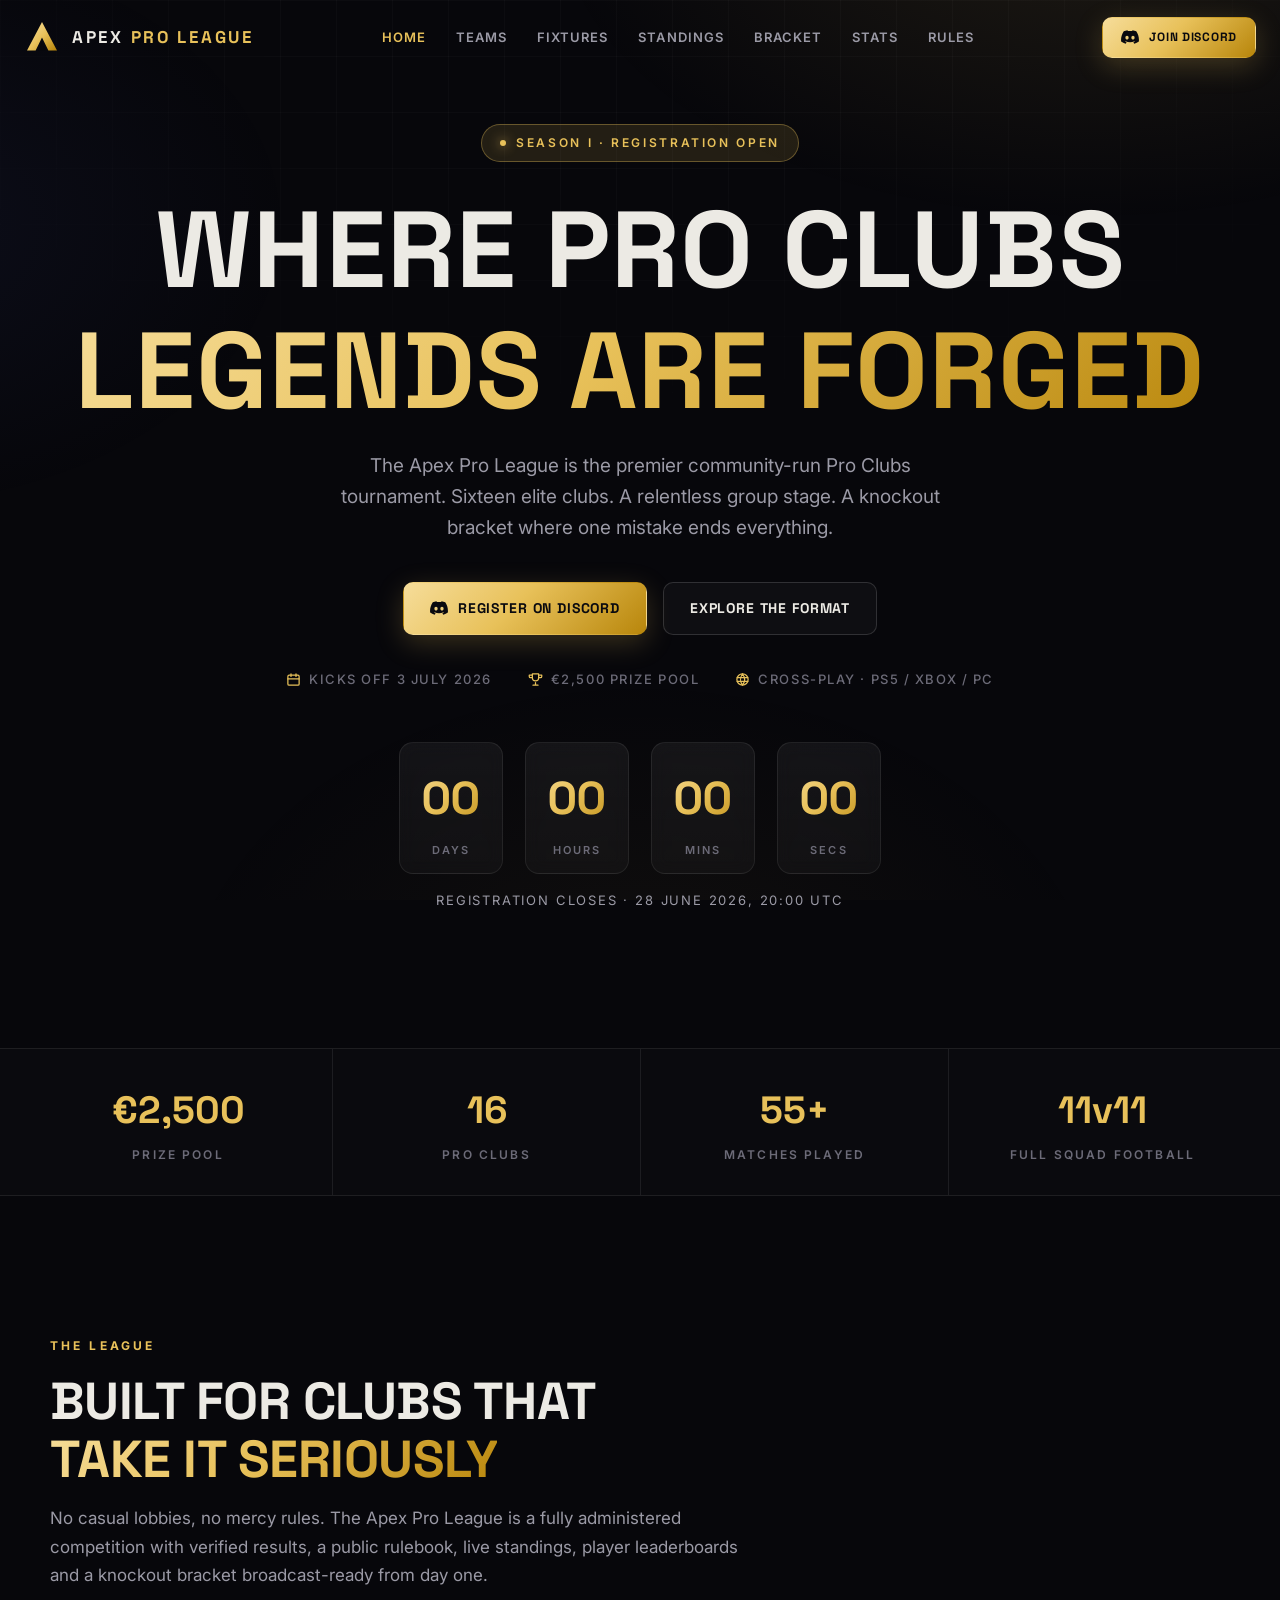
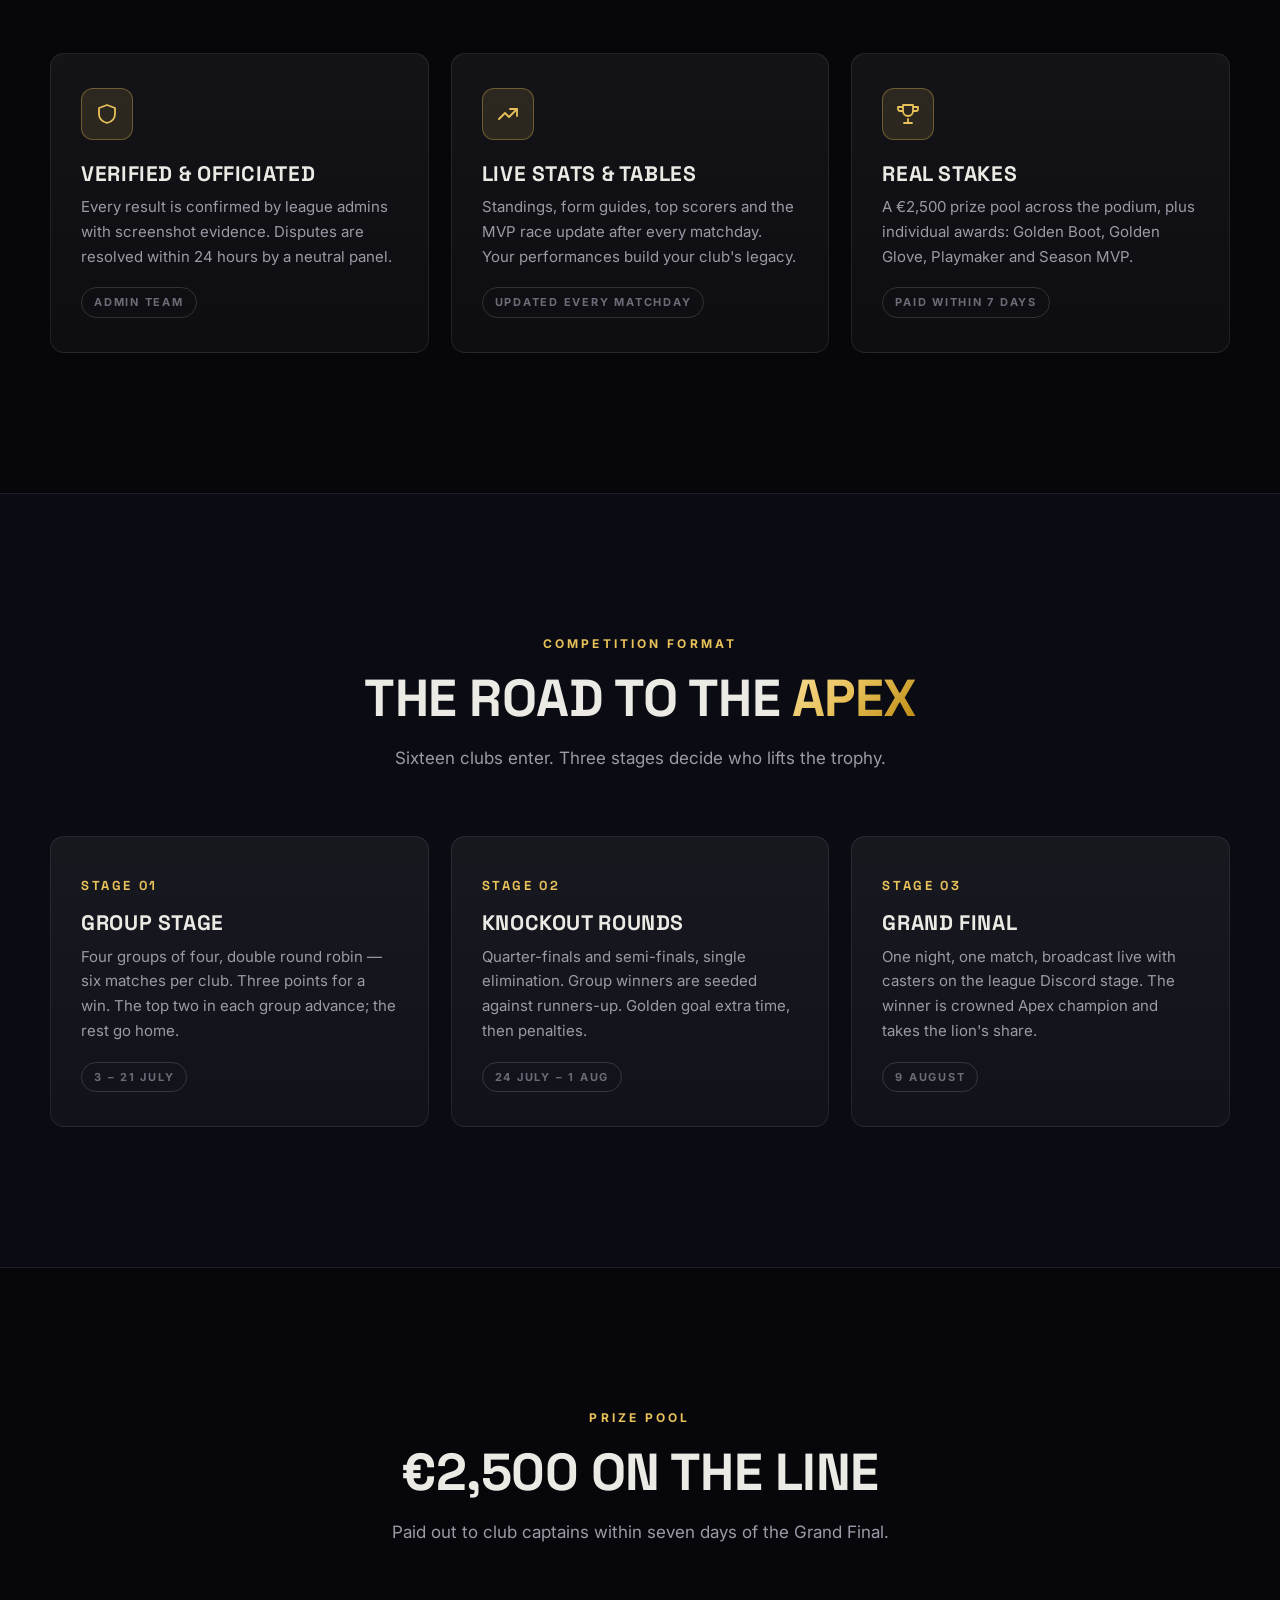
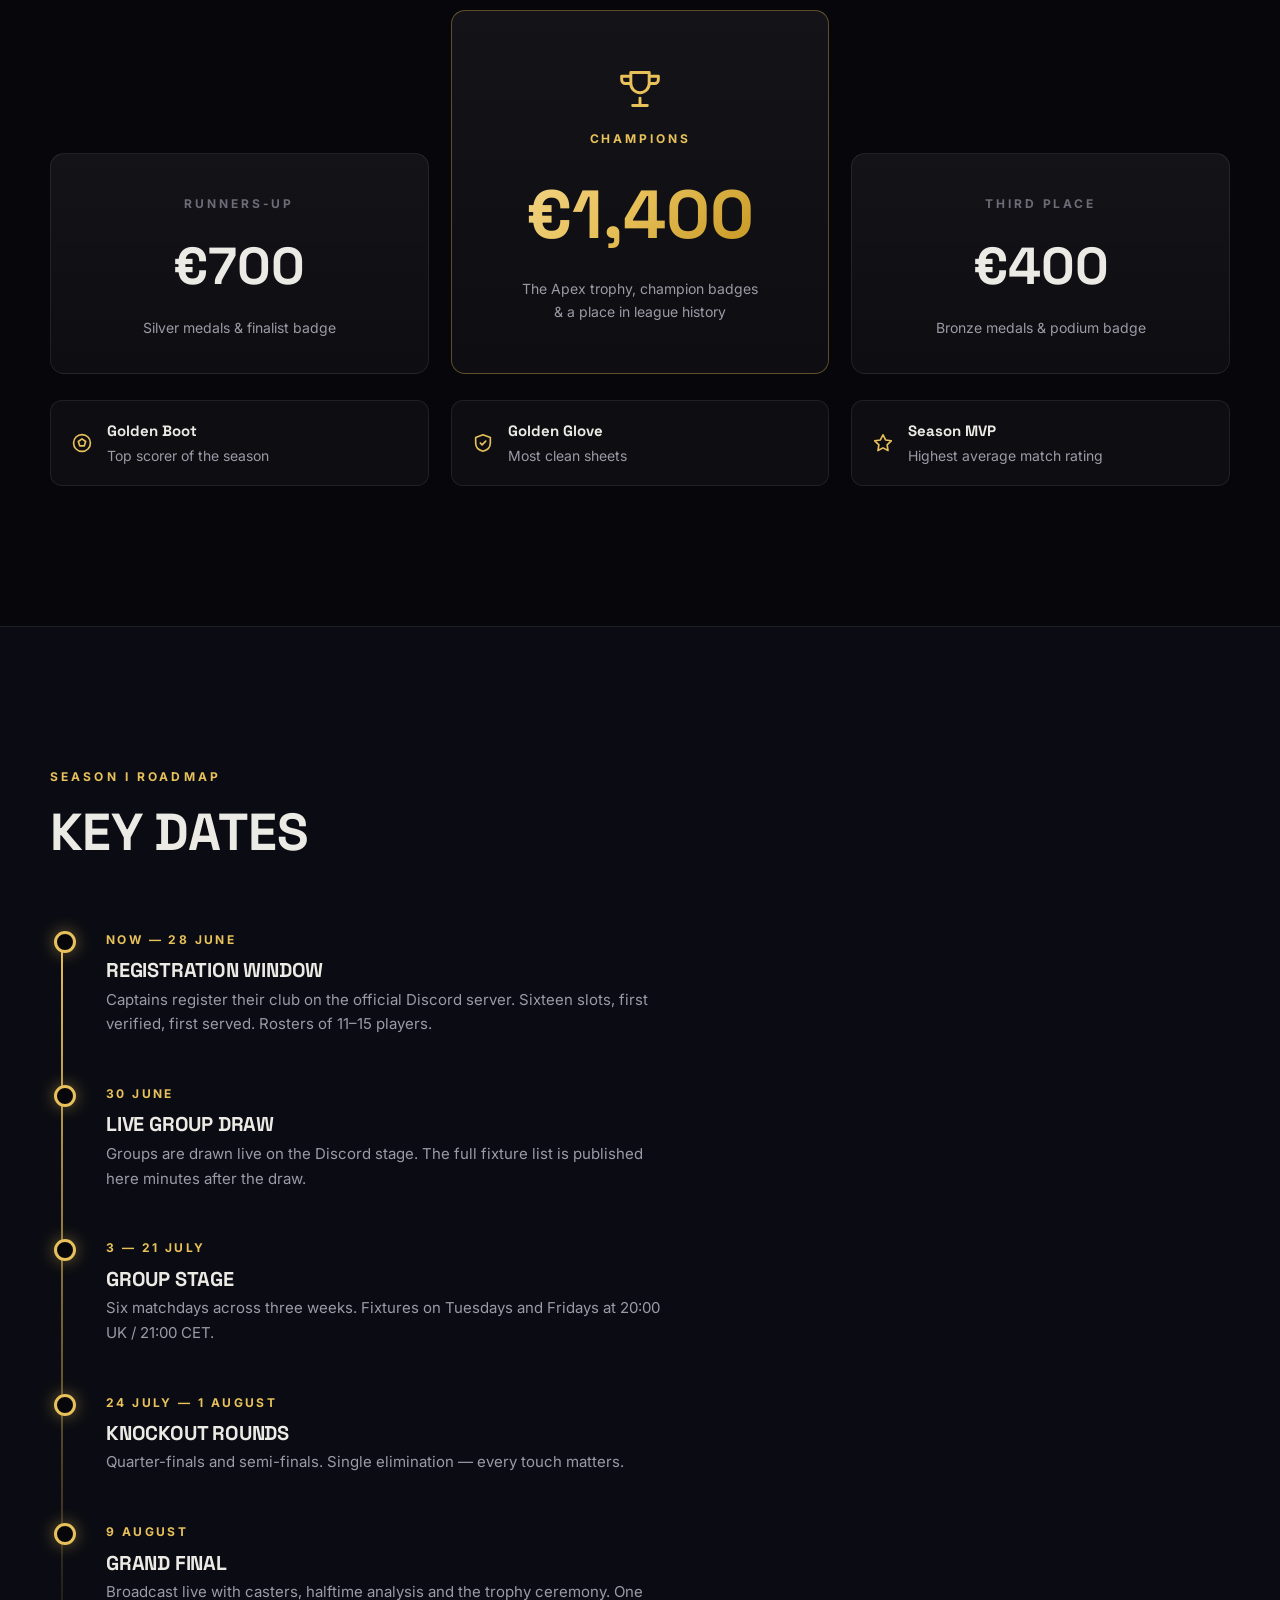
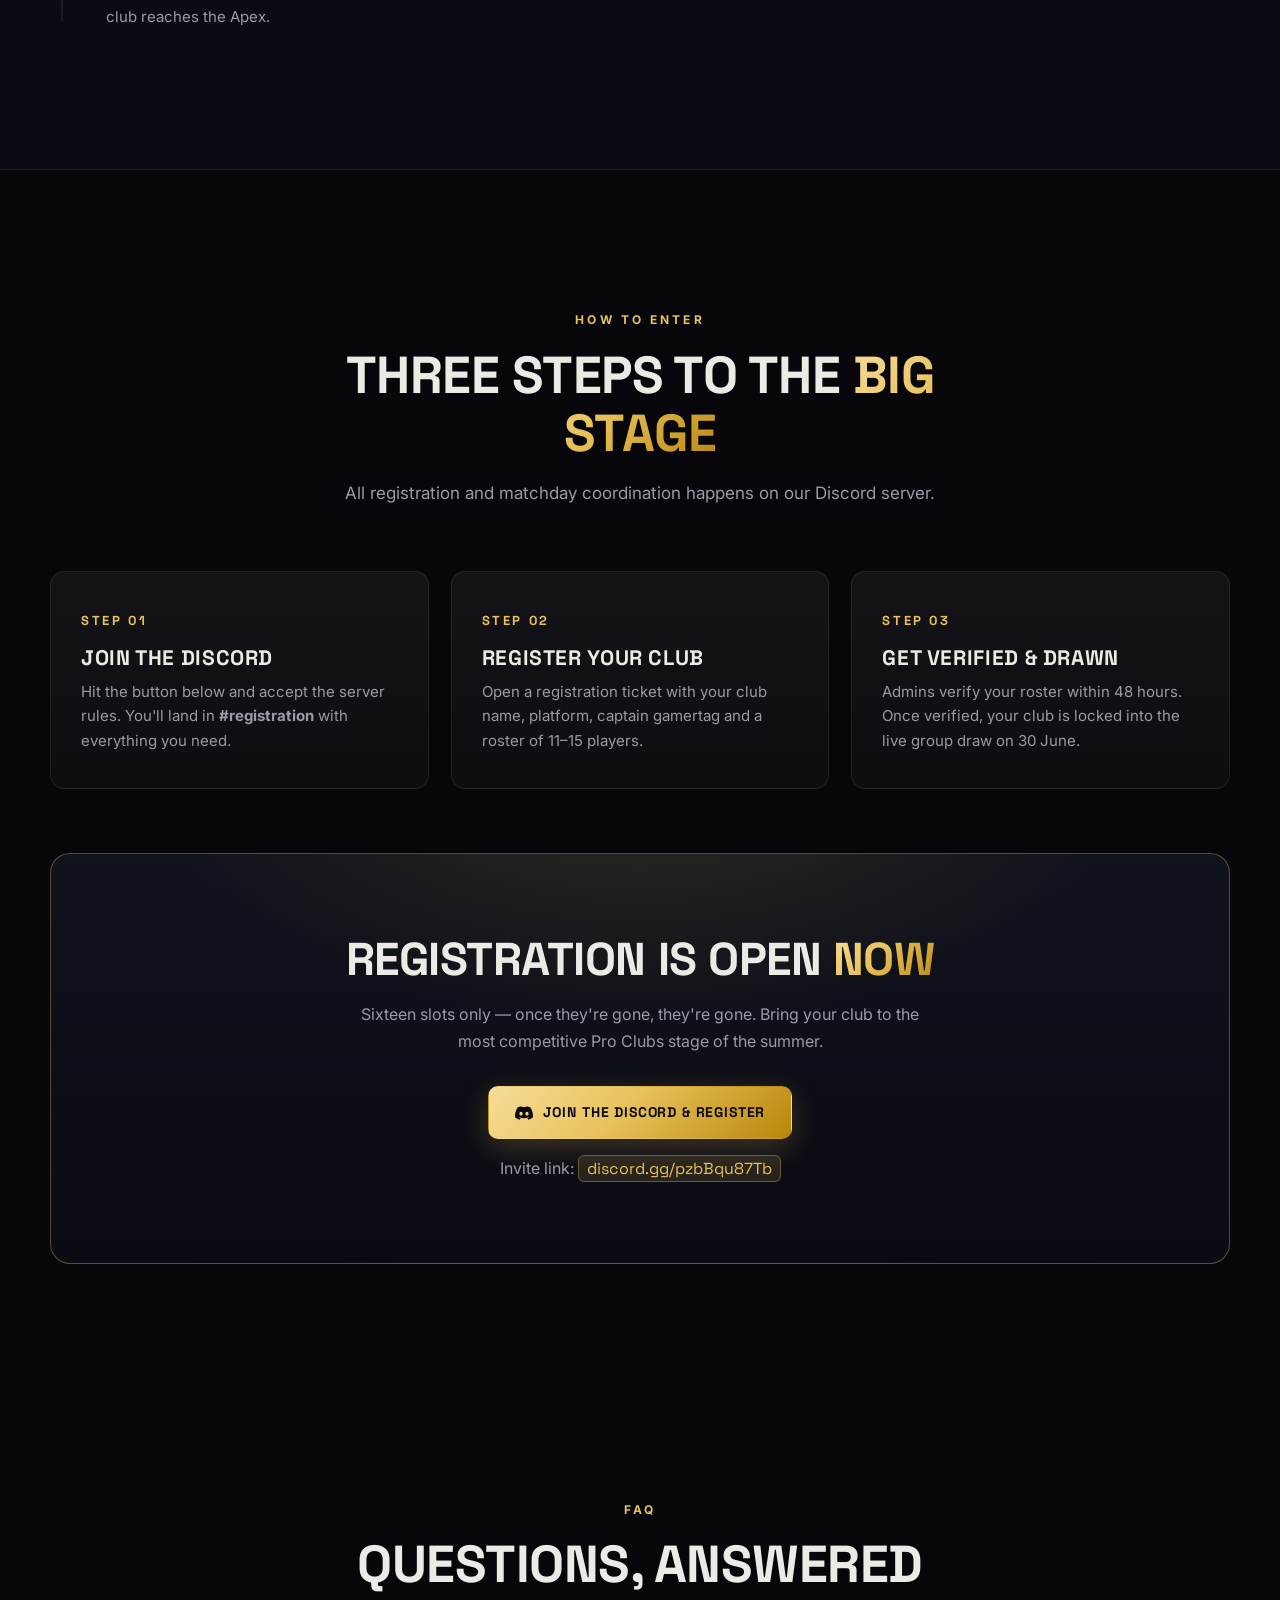
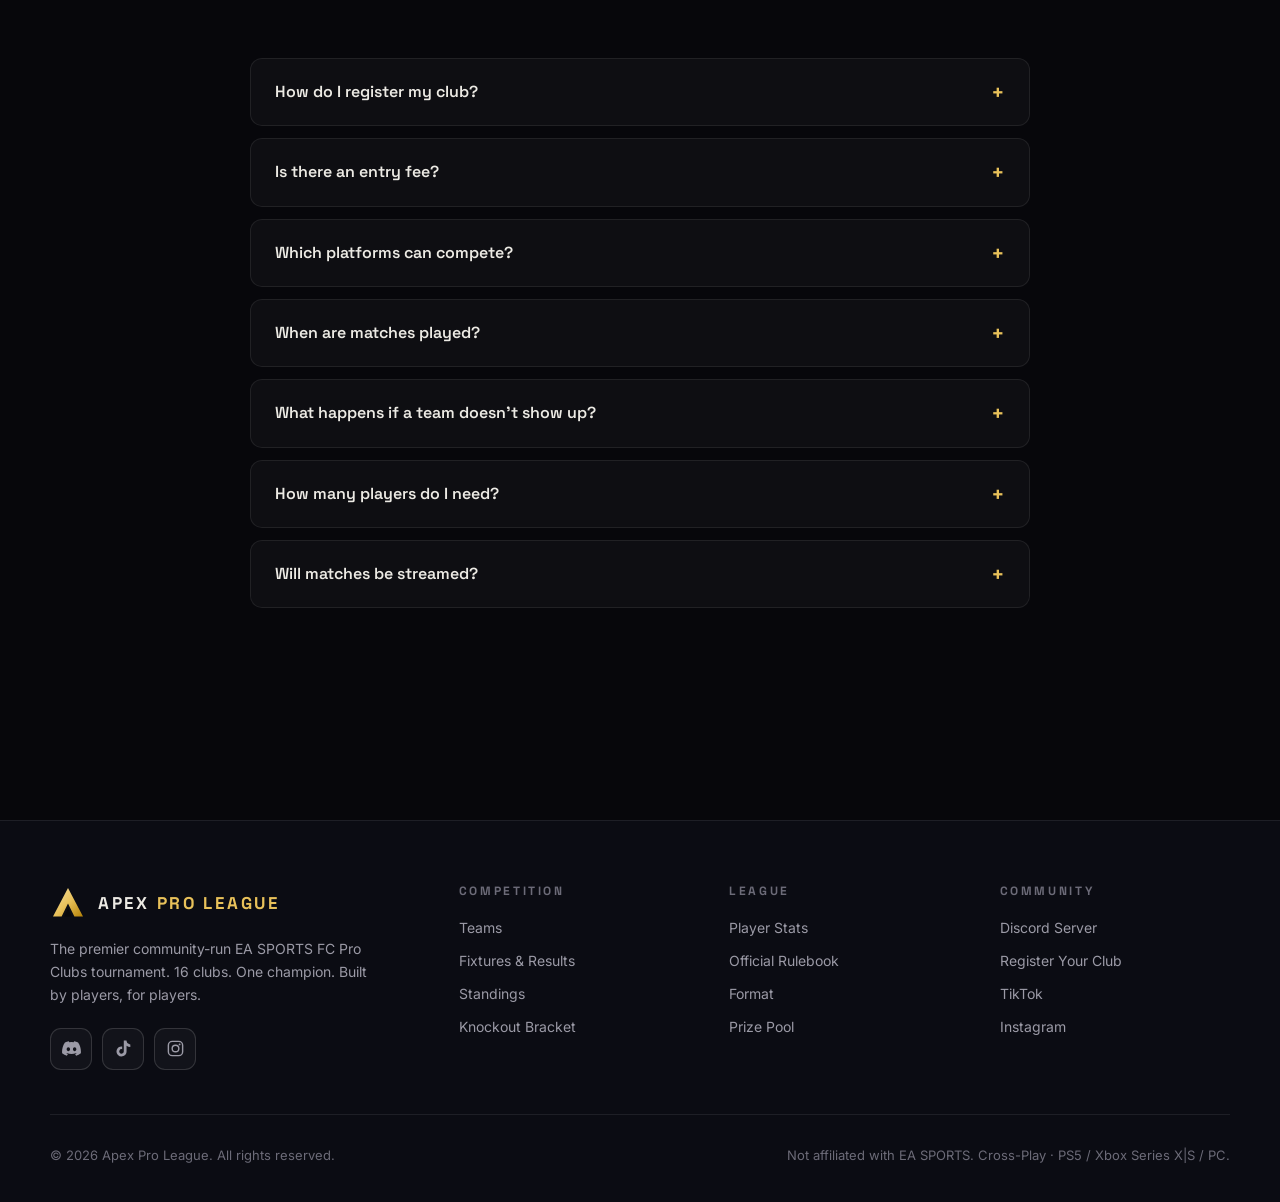
<file: index.html>
<!DOCTYPE html>
<html lang="en">
<head>
  <meta charset="UTF-8" />
  <meta name="viewport" content="width=device-width, initial-scale=1.0" />
  <title>Apex Pro League — The Premier Pro Clubs Tournament</title>
  <meta name="description" content="Apex Pro League: a premium 16-team EA SPORTS FC Pro Clubs tournament. €2,500 prize pool, group stage, knockout bracket and a Grand Final. Register on Discord." />
  <meta property="og:title" content="Apex Pro League — Where Pro Clubs Legends Are Forged" />
  <meta property="og:description" content="16 clubs. One champion. Register your club on Discord and compete for the €2,500 prize pool." />
  <meta property="og:type" content="website" />
  <link rel="icon" href="assets/favicon.svg" type="image/svg+xml" />
  <link rel="preconnect" href="https://fonts.googleapis.com" />
  <link rel="preconnect" href="https://fonts.gstatic.com" crossorigin />
  <link href="https://fonts.googleapis.com/css2?family=Inter:wght@400;500;600&family=Space+Grotesk:wght@500;600;700&display=swap" rel="stylesheet" />
  <link rel="stylesheet" href="css/styles.css" />
</head>
<body data-page="home">

  <main>
    <!-- ============================== HERO ============================== -->
    <section class="hero">
      <div class="container hero__inner">
        <span class="eyebrow">Season I · Registration Open</span>
        <h1 class="hero__title">
          <span class="line">Where Pro Clubs</span>
          <span class="line text-gold">Legends Are Forged</span>
        </h1>
        <p class="hero__sub">
          The Apex Pro League is the premier community-run Pro Clubs tournament.
          Sixteen elite clubs. A relentless group stage. A knockout bracket where
          one mistake ends everything.
        </p>
        <div class="hero__actions">
          <a class="btn btn--gold" href="#" data-discord>
            <svg viewBox="0 0 24 24" fill="currentColor" aria-hidden="true"><path d="M20.32 4.37a19.8 19.8 0 0 0-4.93-1.51 13.8 13.8 0 0 0-.64 1.28 18.3 18.3 0 0 0-5.5 0 13.8 13.8 0 0 0-.64-1.28c-1.71.29-3.37.8-4.93 1.51C.6 9.06-.25 13.62.17 18.11a19.9 19.9 0 0 0 6.04 3.03c.49-.66.92-1.37 1.29-2.1a12.9 12.9 0 0 1-2.03-.97c.17-.12.34-.25.5-.38a14.2 14.2 0 0 0 12.06 0c.16.13.33.26.5.38-.65.38-1.33.71-2.04.97.37.73.8 1.44 1.29 2.1a19.8 19.8 0 0 0 6.05-3.03c.5-5.2-.85-9.71-3.51-13.74ZM8.02 15.33c-1.18 0-2.15-1.08-2.15-2.42 0-1.33.95-2.42 2.15-2.42 1.21 0 2.18 1.1 2.16 2.42 0 1.34-.96 2.42-2.16 2.42Zm7.96 0c-1.18 0-2.15-1.08-2.15-2.42 0-1.33.95-2.42 2.15-2.42 1.21 0 2.17 1.1 2.15 2.42 0 1.34-.94 2.42-2.15 2.42Z"/></svg>
            Register on Discord
          </a>
          <a class="btn btn--ghost" href="#format">Explore the Format</a>
        </div>
        <div class="hero__meta">
          <span><svg viewBox="0 0 24 24" fill="none" stroke="currentColor" stroke-width="2" stroke-linecap="round"><rect x="3" y="5" width="18" height="16" rx="2"/><path d="M8 3v4M16 3v4M3 11h18"/></svg> Kicks off 3 July 2026</span>
          <span><svg viewBox="0 0 24 24" fill="none" stroke="currentColor" stroke-width="2" stroke-linecap="round" stroke-linejoin="round"><path d="M6 9H4a2 2 0 0 1-2-2V5h4M18 9h2a2 2 0 0 0 2-2V5h-4M8 21h8M12 17v4M7 3h10v6a5 5 0 0 1-10 0V3Z"/></svg> €2,500 Prize Pool</span>
          <span><svg viewBox="0 0 24 24" fill="none" stroke="currentColor" stroke-width="2" stroke-linecap="round"><circle cx="12" cy="12" r="9"/><path d="M3.5 9h17M3.5 15h17M12 3a15 15 0 0 1 0 18M12 3a15 15 0 0 0 0 18"/></svg> Cross-Play · PS5 / Xbox / PC</span>
        </div>
        <div class="countdown" id="countdown" aria-label="Countdown to registration deadline"></div>
        <p class="countdown__caption">Registration closes · 28 June 2026, 20:00 UTC</p>
      </div>
    </section>

    <!-- ============================ STAT STRIP =========================== -->
    <div class="stat-strip">
      <div class="container--wide stat-strip__inner">
        <div class="stat-strip__item">
          <div class="stat-strip__value">€2,500</div>
          <div class="stat-strip__label">Prize Pool</div>
        </div>
        <div class="stat-strip__item">
          <div class="stat-strip__value">16</div>
          <div class="stat-strip__label">Pro Clubs</div>
        </div>
        <div class="stat-strip__item">
          <div class="stat-strip__value">55+</div>
          <div class="stat-strip__label">Matches Played</div>
        </div>
        <div class="stat-strip__item">
          <div class="stat-strip__value">11v11</div>
          <div class="stat-strip__label">Full Squad Football</div>
        </div>
      </div>
    </div>

    <!-- ============================== ABOUT ============================== -->
    <section class="section" id="about">
      <div class="container">
        <div class="section-head reveal">
          <span class="kicker">The League</span>
          <h2>Built for clubs that<br /><span class="text-gold">take it seriously</span></h2>
          <p>
            No casual lobbies, no mercy rules. The Apex Pro League is a fully
            administered competition with verified results, a public rulebook,
            live standings, player leaderboards and a knockout bracket
            broadcast-ready from day one.
          </p>
        </div>
        <div class="card-grid">
          <article class="card reveal">
            <div class="card__icon">
              <svg viewBox="0 0 24 24" fill="none" stroke="currentColor" stroke-width="1.8" stroke-linecap="round" stroke-linejoin="round"><path d="M12 3 4 6v6c0 5 3.4 7.8 8 9 4.6-1.2 8-4 8-9V6l-8-3Z"/></svg>
            </div>
            <h3>Verified &amp; Officiated</h3>
            <p>Every result is confirmed by league admins with screenshot evidence. Disputes are resolved within 24 hours by a neutral panel.</p>
            <span class="card__tag">Admin Team</span>
          </article>
          <article class="card reveal">
            <div class="card__icon">
              <svg viewBox="0 0 24 24" fill="none" stroke="currentColor" stroke-width="1.8" stroke-linecap="round" stroke-linejoin="round"><path d="M3 17 9 11l4 4 8-8"/><path d="M14 7h7v7"/></svg>
            </div>
            <h3>Live Stats &amp; Tables</h3>
            <p>Standings, form guides, top scorers and the MVP race update after every matchday. Your performances build your club's legacy.</p>
            <span class="card__tag">Updated Every Matchday</span>
          </article>
          <article class="card reveal">
            <div class="card__icon">
              <svg viewBox="0 0 24 24" fill="none" stroke="currentColor" stroke-width="1.8" stroke-linecap="round" stroke-linejoin="round"><path d="M6 9H4a2 2 0 0 1-2-2V5h4M18 9h2a2 2 0 0 0 2-2V5h-4M8 21h8M12 17v4M7 3h10v6a5 5 0 0 1-10 0V3Z"/></svg>
            </div>
            <h3>Real Stakes</h3>
            <p>A €2,500 prize pool across the podium, plus individual awards: Golden Boot, Golden Glove, Playmaker and Season MVP.</p>
            <span class="card__tag">Paid Within 7 Days</span>
          </article>
        </div>
      </div>
    </section>

    <!-- ============================== FORMAT ============================= -->
    <section class="section" id="format" style="background: var(--bg-2); border-top: 1px solid var(--line); border-bottom: 1px solid var(--line);">
      <div class="container">
        <div class="section-head section-head--center reveal">
          <span class="kicker">Competition Format</span>
          <h2>The road to the <span class="text-gold">Apex</span></h2>
          <p>Sixteen clubs enter. Three stages decide who lifts the trophy.</p>
        </div>
        <div class="card-grid">
          <article class="card reveal">
            <span class="card__num">STAGE 01</span>
            <h3>Group Stage</h3>
            <p>Four groups of four, double round robin — six matches per club. Three points for a win. The top two in each group advance; the rest go home.</p>
            <span class="card__tag">3 – 21 July</span>
          </article>
          <article class="card reveal">
            <span class="card__num">STAGE 02</span>
            <h3>Knockout Rounds</h3>
            <p>Quarter-finals and semi-finals, single elimination. Group winners are seeded against runners-up. Golden goal extra time, then penalties.</p>
            <span class="card__tag">24 July – 1 Aug</span>
          </article>
          <article class="card reveal">
            <span class="card__num">STAGE 03</span>
            <h3>Grand Final</h3>
            <p>One night, one match, broadcast live with casters on the league Discord stage. The winner is crowned Apex champion and takes the lion's share.</p>
            <span class="card__tag">9 August</span>
          </article>
        </div>
      </div>
    </section>

    <!-- ============================== PRIZES ============================= -->
    <section class="section" id="prizes">
      <div class="container">
        <div class="section-head section-head--center reveal">
          <span class="kicker">Prize Pool</span>
          <h2>€2,500 on the line</h2>
          <p>Paid out to club captains within seven days of the Grand Final.</p>
        </div>
        <div class="prize-grid">
          <div class="prize reveal">
            <div class="prize__place">Runners-up</div>
            <div class="prize__amount">€700</div>
            <p class="prize__note">Silver medals &amp; finalist badge</p>
          </div>
          <div class="prize prize--first reveal">
            <svg class="prize__trophy" viewBox="0 0 24 24" fill="none" stroke="currentColor" stroke-width="1.6" stroke-linecap="round" stroke-linejoin="round"><path d="M6 9H4a2 2 0 0 1-2-2V5h4M18 9h2a2 2 0 0 0 2-2V5h-4M8 21h8M12 17v4M7 3h10v6a5 5 0 0 1-10 0V3Z"/></svg>
            <div class="prize__place">Champions</div>
            <div class="prize__amount">€1,400</div>
            <p class="prize__note">The Apex trophy, champion badges<br />&amp; a place in league history</p>
          </div>
          <div class="prize reveal">
            <div class="prize__place">Third Place</div>
            <div class="prize__amount">€400</div>
            <p class="prize__note">Bronze medals &amp; podium badge</p>
          </div>
        </div>
        <div class="prize-extras">
          <div class="prize-extra reveal">
            <svg viewBox="0 0 24 24" fill="none" stroke="currentColor" stroke-width="1.8" stroke-linecap="round" stroke-linejoin="round"><circle cx="12" cy="12" r="9.2"/><path d="M12 7.5 16 10.4l-1.5 4.7h-5L8 10.4l4-2.9Z"/></svg>
            <div><strong>Golden Boot</strong> Top scorer of the season</div>
          </div>
          <div class="prize-extra reveal">
            <svg viewBox="0 0 24 24" fill="none" stroke="currentColor" stroke-width="1.8" stroke-linecap="round" stroke-linejoin="round"><path d="M12 3 4 6v6c0 5 3.4 7.8 8 9 4.6-1.2 8-4 8-9V6l-8-3Z"/><path d="m9 12 2 2 4-4"/></svg>
            <div><strong>Golden Glove</strong> Most clean sheets</div>
          </div>
          <div class="prize-extra reveal">
            <svg viewBox="0 0 24 24" fill="none" stroke="currentColor" stroke-width="1.8" stroke-linecap="round" stroke-linejoin="round"><path d="m12 3 2.8 5.7 6.2.9-4.5 4.4 1 6.2L12 17.3 6.5 20.2l1-6.2L3 9.6l6.2-.9L12 3Z"/></svg>
            <div><strong>Season MVP</strong> Highest average match rating</div>
          </div>
        </div>
      </div>
    </section>

    <!-- ============================= TIMELINE ============================ -->
    <section class="section" id="schedule" style="background: var(--bg-2); border-top: 1px solid var(--line); border-bottom: 1px solid var(--line);">
      <div class="container">
        <div class="section-head reveal">
          <span class="kicker">Season I Roadmap</span>
          <h2>Key dates</h2>
        </div>
        <div class="timeline">
          <div class="timeline__item reveal">
            <span class="timeline__date">Now — 28 June</span>
            <h3>Registration Window</h3>
            <p>Captains register their club on the official Discord server. Sixteen slots, first verified, first served. Rosters of 11–15 players.</p>
          </div>
          <div class="timeline__item reveal">
            <span class="timeline__date">30 June</span>
            <h3>Live Group Draw</h3>
            <p>Groups are drawn live on the Discord stage. The full fixture list is published here minutes after the draw.</p>
          </div>
          <div class="timeline__item reveal">
            <span class="timeline__date">3 — 21 July</span>
            <h3>Group Stage</h3>
            <p>Six matchdays across three weeks. Fixtures on Tuesdays and Fridays at 20:00 UK / 21:00 CET.</p>
          </div>
          <div class="timeline__item reveal">
            <span class="timeline__date">24 July — 1 August</span>
            <h3>Knockout Rounds</h3>
            <p>Quarter-finals and semi-finals. Single elimination — every touch matters.</p>
          </div>
          <div class="timeline__item reveal">
            <span class="timeline__date">9 August</span>
            <h3>Grand Final</h3>
            <p>Broadcast live with casters, halftime analysis and the trophy ceremony. One club reaches the Apex.</p>
          </div>
        </div>
      </div>
    </section>

    <!-- ============================ HOW TO JOIN ========================== -->
    <section class="section" id="join">
      <div class="container">
        <div class="section-head section-head--center reveal">
          <span class="kicker">How To Enter</span>
          <h2>Three steps to the <span class="text-gold">big stage</span></h2>
          <p>All registration and matchday coordination happens on our Discord server.</p>
        </div>
        <div class="steps">
          <article class="card reveal">
            <span class="card__num">STEP 01</span>
            <h3>Join the Discord</h3>
            <p>Hit the button below and accept the server rules. You'll land in <strong>#registration</strong> with everything you need.</p>
          </article>
          <article class="card reveal">
            <span class="card__num">STEP 02</span>
            <h3>Register Your Club</h3>
            <p>Open a registration ticket with your club name, platform, captain gamertag and a roster of 11–15 players.</p>
          </article>
          <article class="card reveal">
            <span class="card__num">STEP 03</span>
            <h3>Get Verified &amp; Drawn</h3>
            <p>Admins verify your roster within 48 hours. Once verified, your club is locked into the live group draw on 30 June.</p>
          </article>
        </div>

        <div class="discord-panel reveal" style="margin-top: 64px;">
          <h2>Registration is open <span class="text-gold">now</span></h2>
          <p>Sixteen slots only — once they're gone, they're gone. Bring your club to the most competitive Pro Clubs stage of the summer.</p>
          <a class="btn btn--gold" href="#" data-discord>
            <svg viewBox="0 0 24 24" fill="currentColor" aria-hidden="true"><path d="M20.32 4.37a19.8 19.8 0 0 0-4.93-1.51 13.8 13.8 0 0 0-.64 1.28 18.3 18.3 0 0 0-5.5 0 13.8 13.8 0 0 0-.64-1.28c-1.71.29-3.37.8-4.93 1.51C.6 9.06-.25 13.62.17 18.11a19.9 19.9 0 0 0 6.04 3.03c.49-.66.92-1.37 1.29-2.1a12.9 12.9 0 0 1-2.03-.97c.17-.12.34-.25.5-.38a14.2 14.2 0 0 0 12.06 0c.16.13.33.26.5.38-.65.38-1.33.71-2.04.97.37.73.8 1.44 1.29 2.1a19.8 19.8 0 0 0 6.05-3.03c.5-5.2-.85-9.71-3.51-13.74ZM8.02 15.33c-1.18 0-2.15-1.08-2.15-2.42 0-1.33.95-2.42 2.15-2.42 1.21 0 2.18 1.1 2.16 2.42 0 1.34-.96 2.42-2.16 2.42Zm7.96 0c-1.18 0-2.15-1.08-2.15-2.42 0-1.33.95-2.42 2.15-2.42 1.21 0 2.17 1.1 2.15 2.42 0 1.34-.94 2.42-2.15 2.42Z"/></svg>
            Join the Discord &amp; Register
          </a>
          <p class="discord-panel__hint">Invite link: <code>discord.gg/pzbBqu87Tb</code></p>
        </div>
      </div>
    </section>

    <!-- =============================== FAQ =============================== -->
    <section class="section section--tight" id="faq">
      <div class="container">
        <div class="section-head section-head--center reveal">
          <span class="kicker">FAQ</span>
          <h2>Questions, answered</h2>
        </div>
        <div class="faq reveal">
          <details>
            <summary>How do I register my club?</summary>
            <p class="faq__body">Join our Discord server and open a ticket in the #registration channel. You'll need a club name, platform, captain contact and a roster of 11–15 players. Admins verify entries within 48 hours.</p>
          </details>
          <details>
            <summary>Is there an entry fee?</summary>
            <p class="faq__body">No. Season I is completely free to enter. The prize pool is funded by the league and its partners.</p>
          </details>
          <details>
            <summary>Which platforms can compete?</summary>
            <p class="faq__body">The league runs on cross-play, so clubs on PS5, Xbox Series X|S and PC all compete in one bracket. Your whole roster doesn't need to be on the same platform.</p>
          </details>
          <details>
            <summary>When are matches played?</summary>
            <p class="faq__body">Group stage matchdays are Tuesdays and Fridays at 20:00 UK / 21:00 CET. Captains can mutually agree to reschedule within the same matchday window — see the rulebook for details.</p>
          </details>
          <details>
            <summary>What happens if a team doesn't show up?</summary>
            <p class="faq__body">A 15-minute grace period applies. After that the match is forfeited 3–0. Two forfeits result in removal from the competition. Full details are in the official rulebook.</p>
          </details>
          <details>
            <summary>How many players do I need?</summary>
            <p class="faq__body">Matches are 11v11 Pro Clubs. You must field at least 8 human players per match; rosters are capped at 15 with mid-season transfer rules in the rulebook.</p>
          </details>
          <details>
            <summary>Will matches be streamed?</summary>
            <p class="faq__body">Featured group games, all knockout rounds and the Grand Final are broadcast with casters on the league's channels. Clubs are free to stream their own POV.</p>
          </details>
        </div>
      </div>
    </section>
  </main>

  <script src="js/data.js"></script>
  <script src="js/render.js"></script>
  <script src="js/app.js"></script>
</body>
</html>
</file>
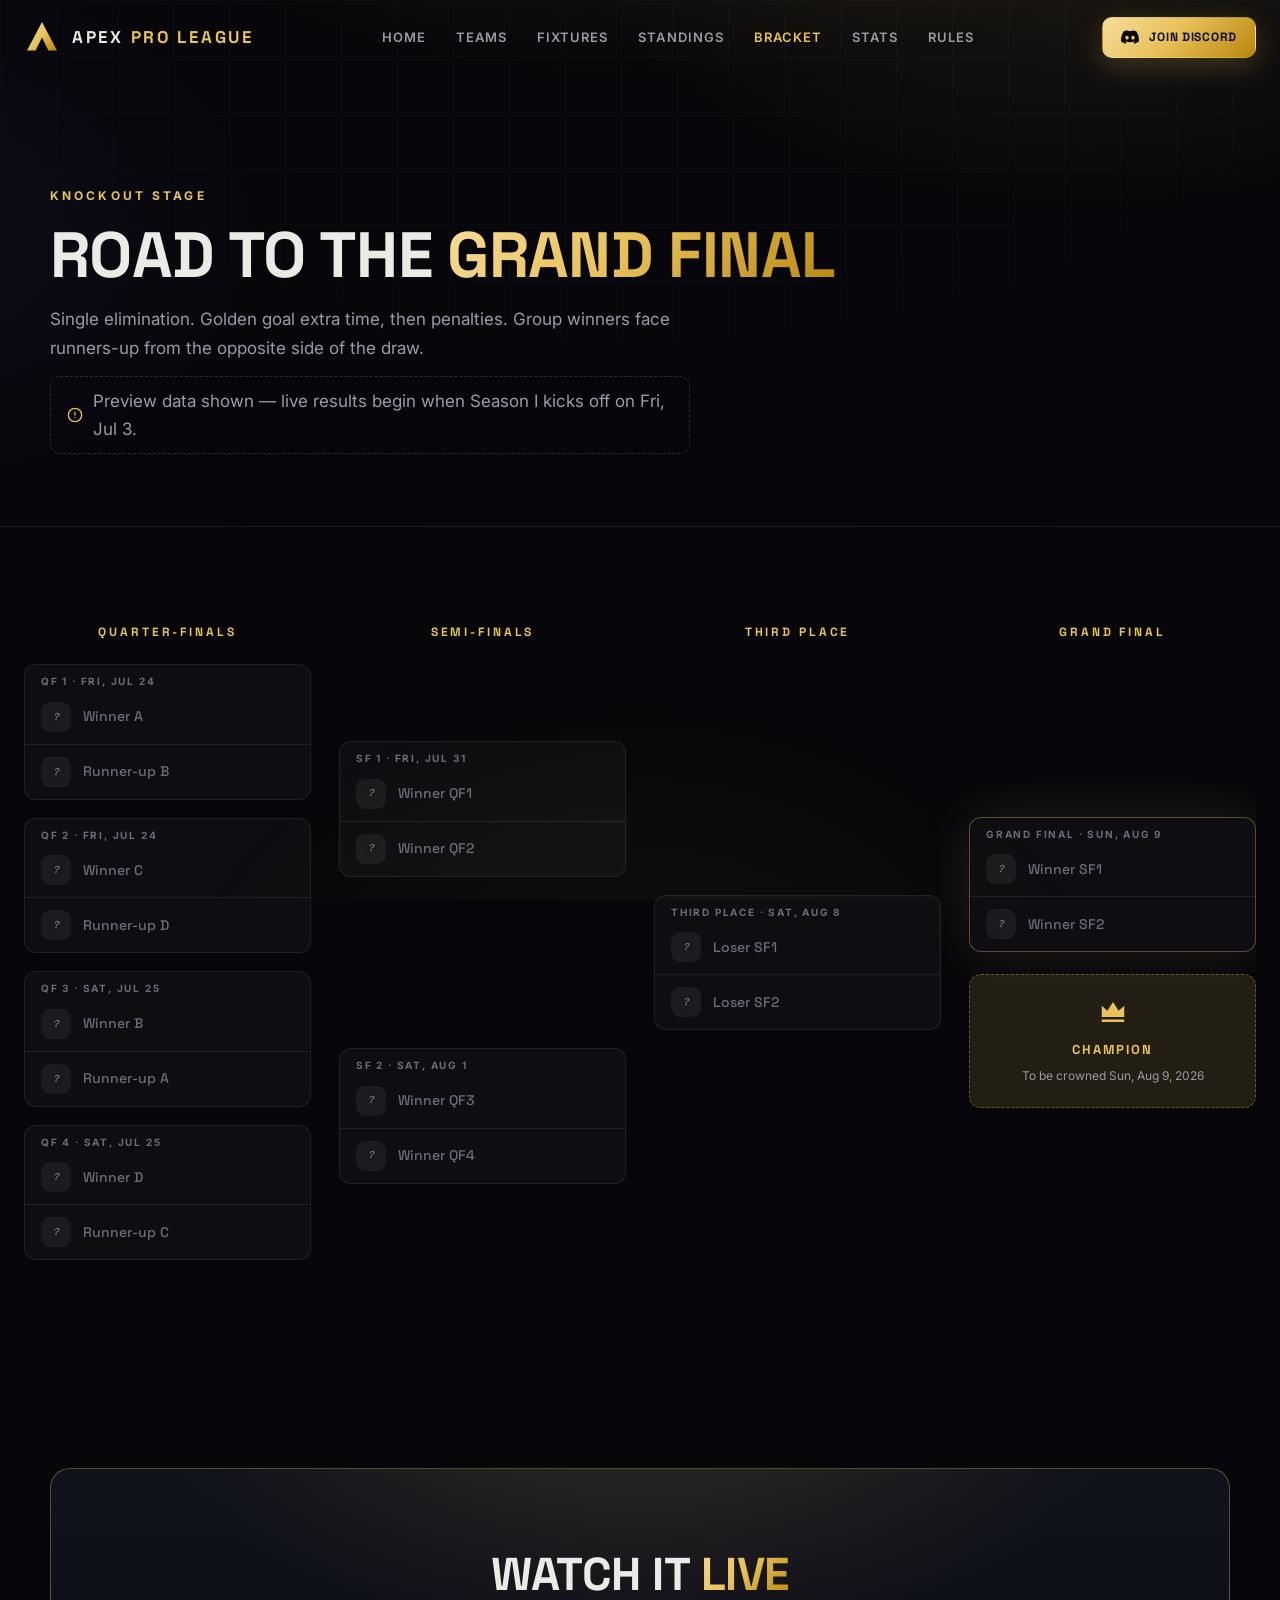
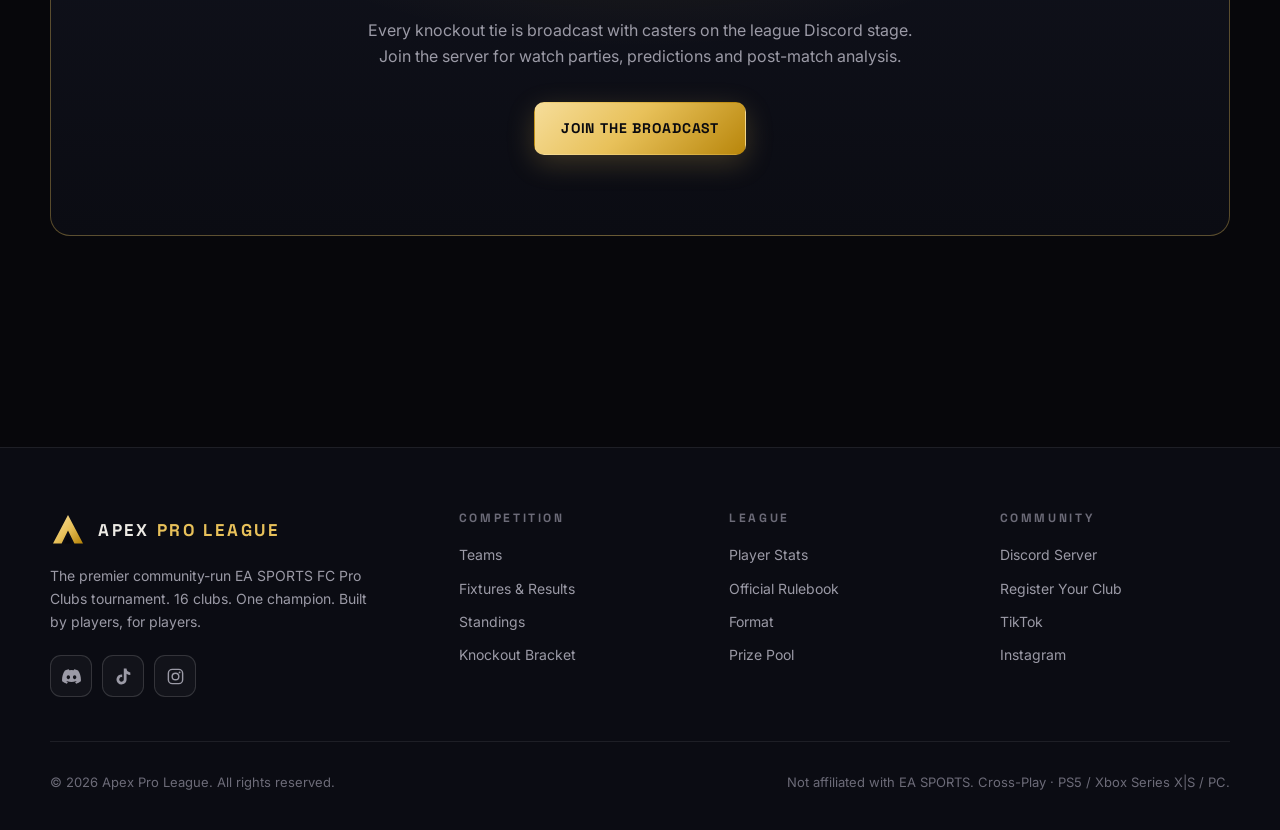
<file: bracket.html>
<!DOCTYPE html>
<html lang="en">
<head>
  <meta charset="UTF-8" />
  <meta name="viewport" content="width=device-width, initial-scale=1.0" />
  <title>Knockout Bracket — Apex Pro League</title>
  <meta name="description" content="The road to the Grand Final: quarter-finals, semi-finals and the Apex Pro League Grand Final bracket." />
  <link rel="icon" href="assets/favicon.svg" type="image/svg+xml" />
  <link rel="preconnect" href="https://fonts.googleapis.com" />
  <link rel="preconnect" href="https://fonts.gstatic.com" crossorigin />
  <link href="https://fonts.googleapis.com/css2?family=Inter:wght@400;500;600&family=Space+Grotesk:wght@500;600;700&display=swap" rel="stylesheet" />
  <link rel="stylesheet" href="css/styles.css" />
</head>
<body data-page="bracket">

  <main>
    <section class="page-hero">
      <div class="container">
        <span class="kicker">Knockout Stage</span>
        <h1>Road to the <span class="text-gold">Grand Final</span></h1>
        <p>Single elimination. Golden goal extra time, then penalties. Group winners face runners-up from the opposite side of the draw.</p>
        <div id="bracketNotice"></div>
      </div>
    </section>

    <section class="section section--tight">
      <div class="container--wide bracket-wrap" id="bracketRoot"></div>
    </section>

    <section class="section--tight">
      <div class="container">
        <div class="discord-panel reveal">
          <h2>Watch it <span class="text-gold">live</span></h2>
          <p>Every knockout tie is broadcast with casters on the league Discord stage. Join the server for watch parties, predictions and post-match analysis.</p>
          <a class="btn btn--gold" href="#" data-discord>Join the Broadcast</a>
        </div>
      </div>
    </section>
  </main>

  <script src="js/data.js"></script>
  <script src="js/render.js"></script>
  <script src="js/app.js"></script>
</body>
</html>
</file>
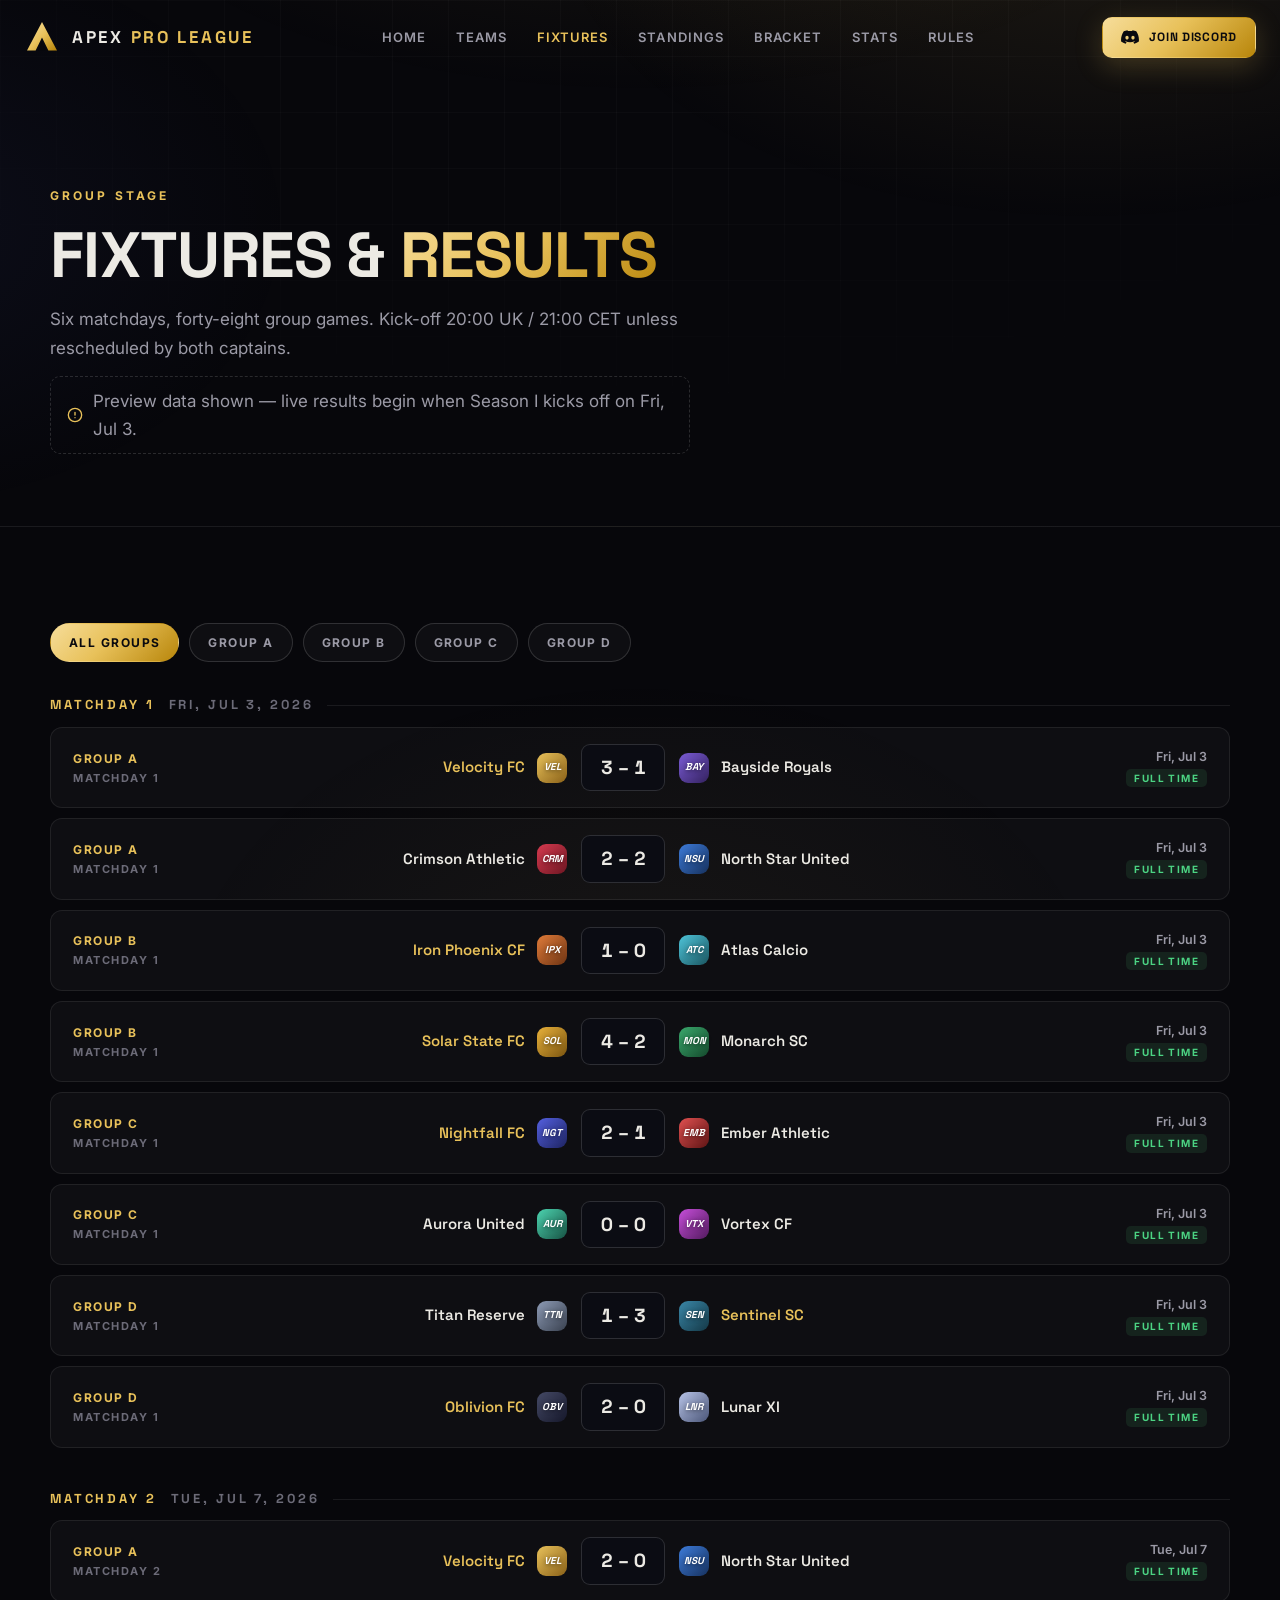
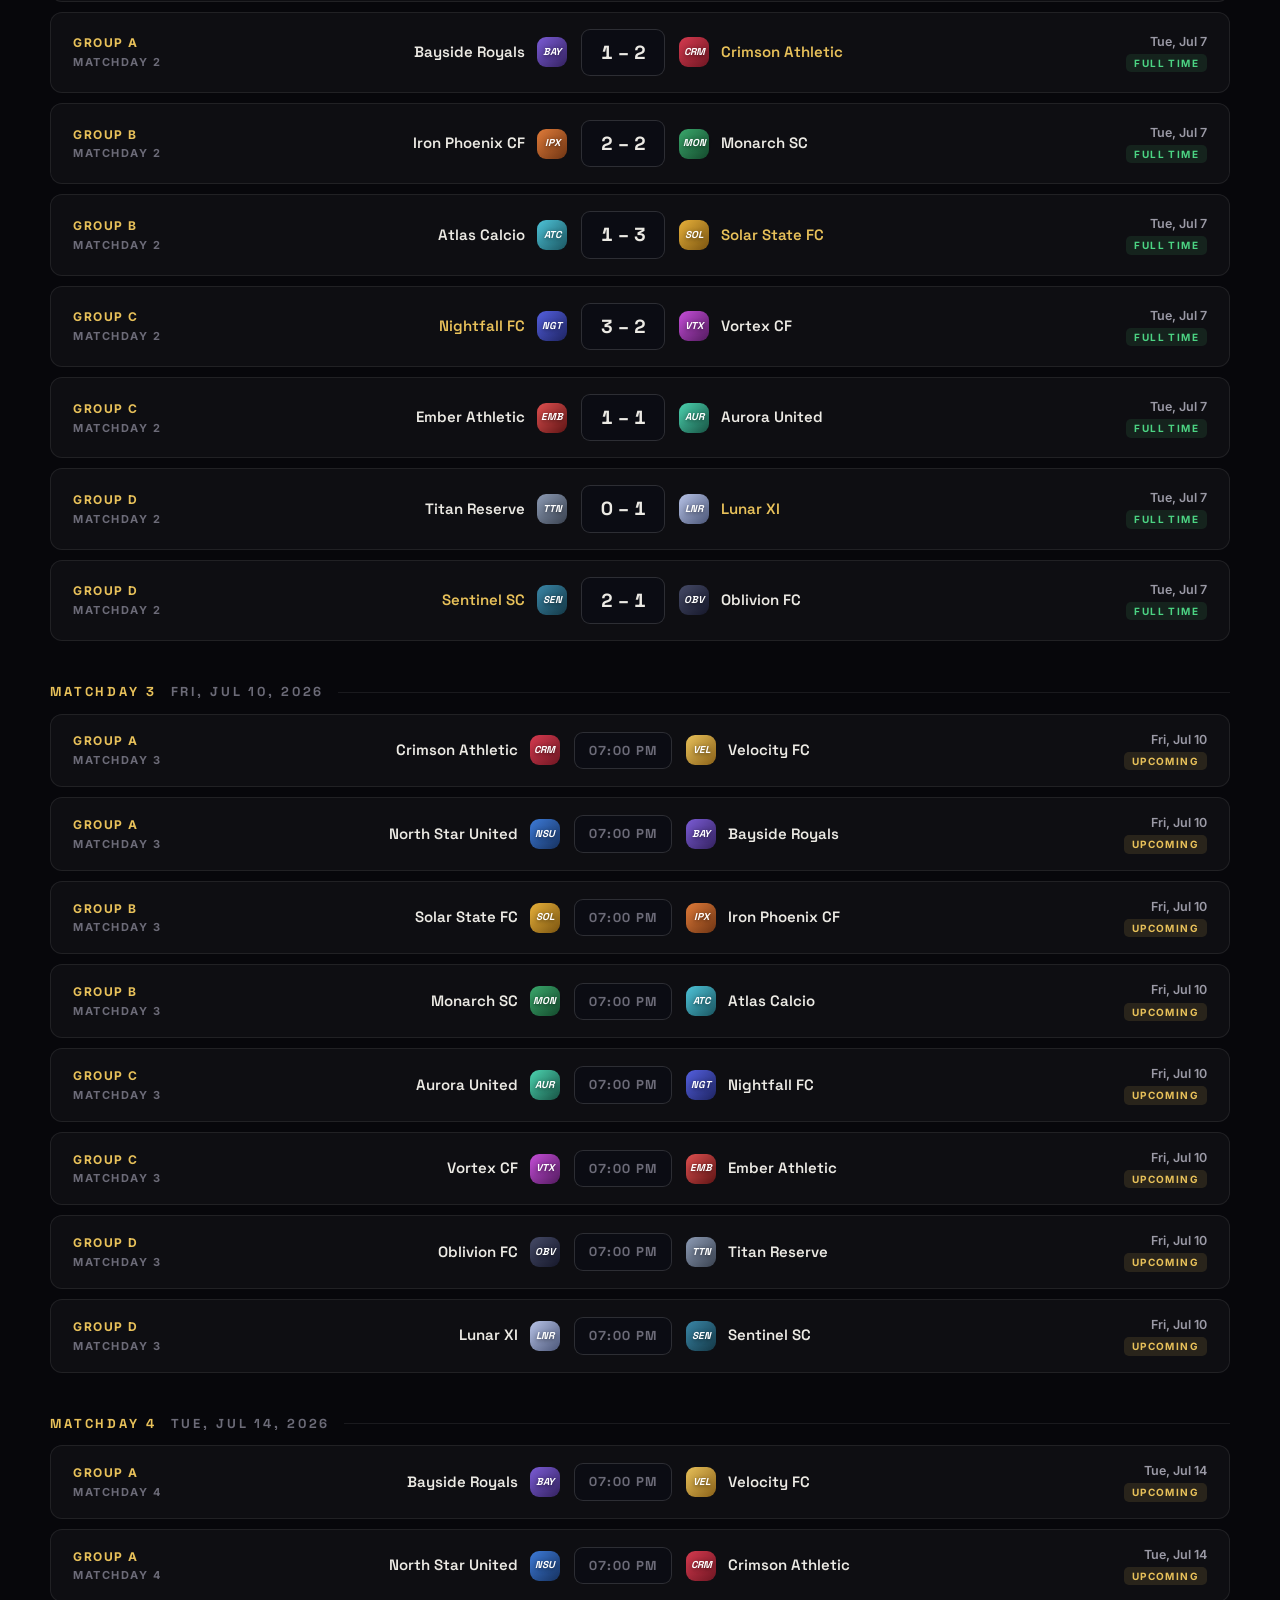
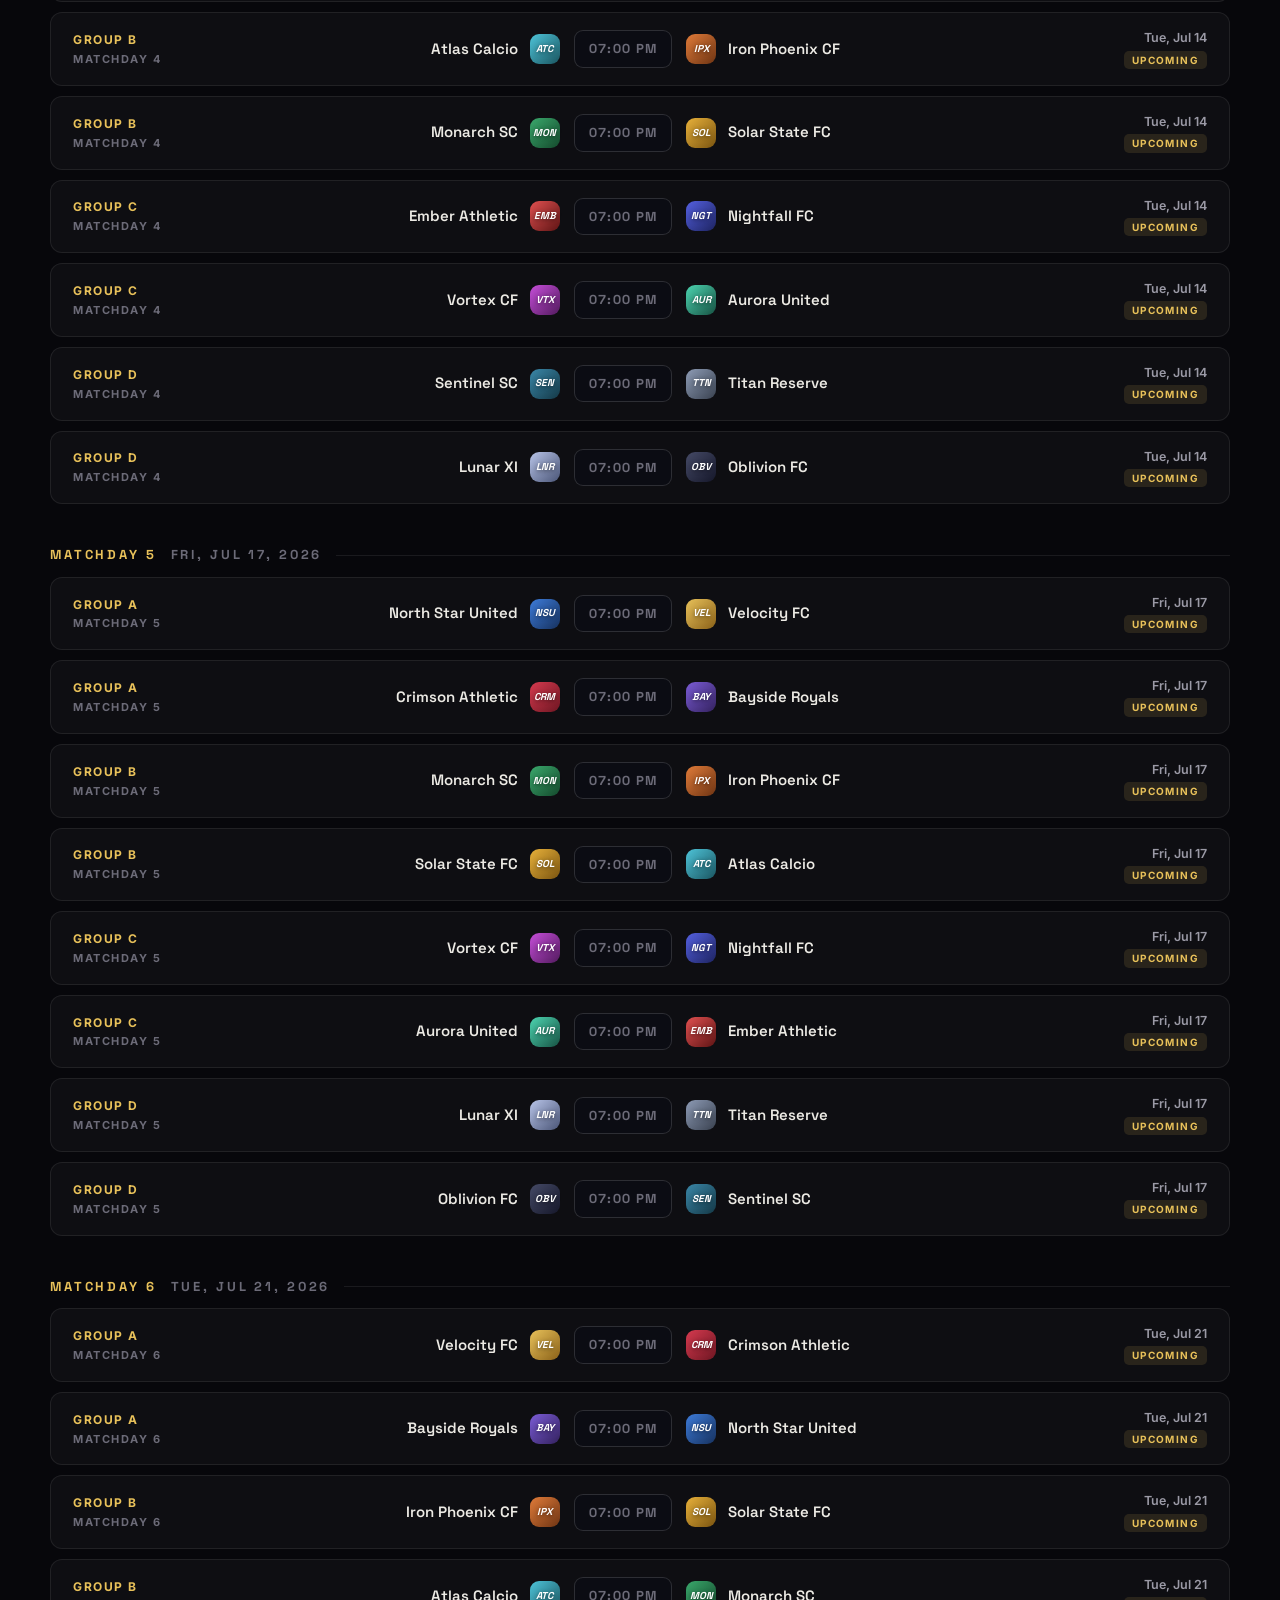
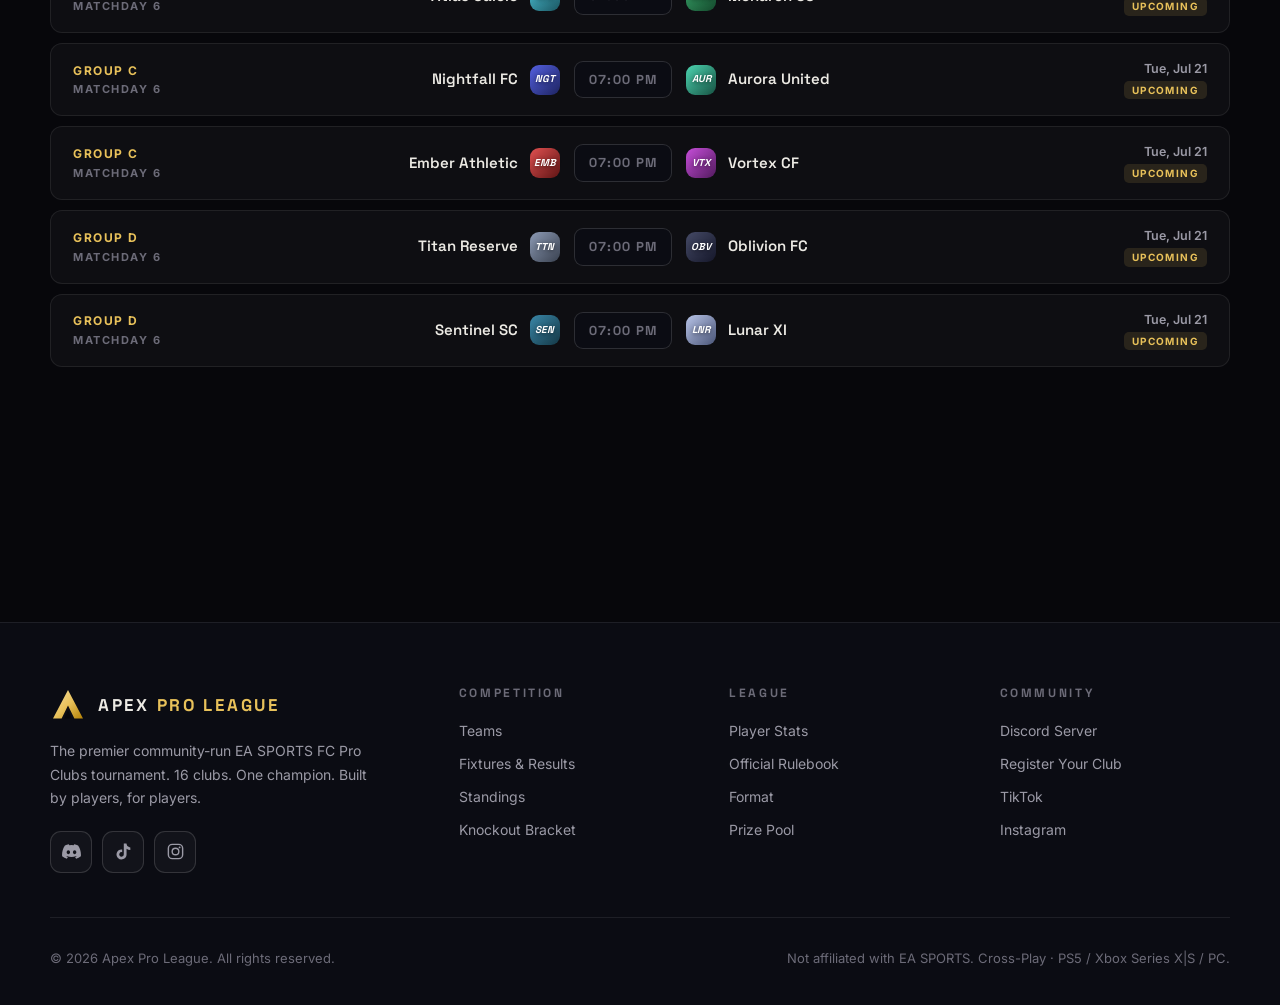
<file: fixtures.html>
<!DOCTYPE html>
<html lang="en">
<head>
  <meta charset="UTF-8" />
  <meta name="viewport" content="width=device-width, initial-scale=1.0" />
  <title>Fixtures &amp; Results — Apex Pro League</title>
  <meta name="description" content="Full group-stage schedule and results for Apex Pro League Season I." />
  <link rel="icon" href="assets/favicon.svg" type="image/svg+xml" />
  <link rel="preconnect" href="https://fonts.googleapis.com" />
  <link rel="preconnect" href="https://fonts.gstatic.com" crossorigin />
  <link href="https://fonts.googleapis.com/css2?family=Inter:wght@400;500;600&family=Space+Grotesk:wght@500;600;700&display=swap" rel="stylesheet" />
  <link rel="stylesheet" href="css/styles.css" />
</head>
<body data-page="fixtures">

  <main>
    <section class="page-hero">
      <div class="container">
        <span class="kicker">Group Stage</span>
        <h1>Fixtures &amp; <span class="text-gold">Results</span></h1>
        <p>Six matchdays, forty-eight group games. Kick-off 20:00 UK / 21:00 CET unless rescheduled by both captains.</p>
        <div id="fixturesNotice"></div>
      </div>
    </section>

    <section class="section section--tight">
      <div class="container">
        <div class="filter-bar" id="fixtureFilters" role="group" aria-label="Filter fixtures by group"></div>
        <div id="fixturesRoot"></div>
      </div>
    </section>
  </main>

  <script src="js/data.js"></script>
  <script src="js/render.js"></script>
  <script src="js/app.js"></script>
</body>
</html>
</file>
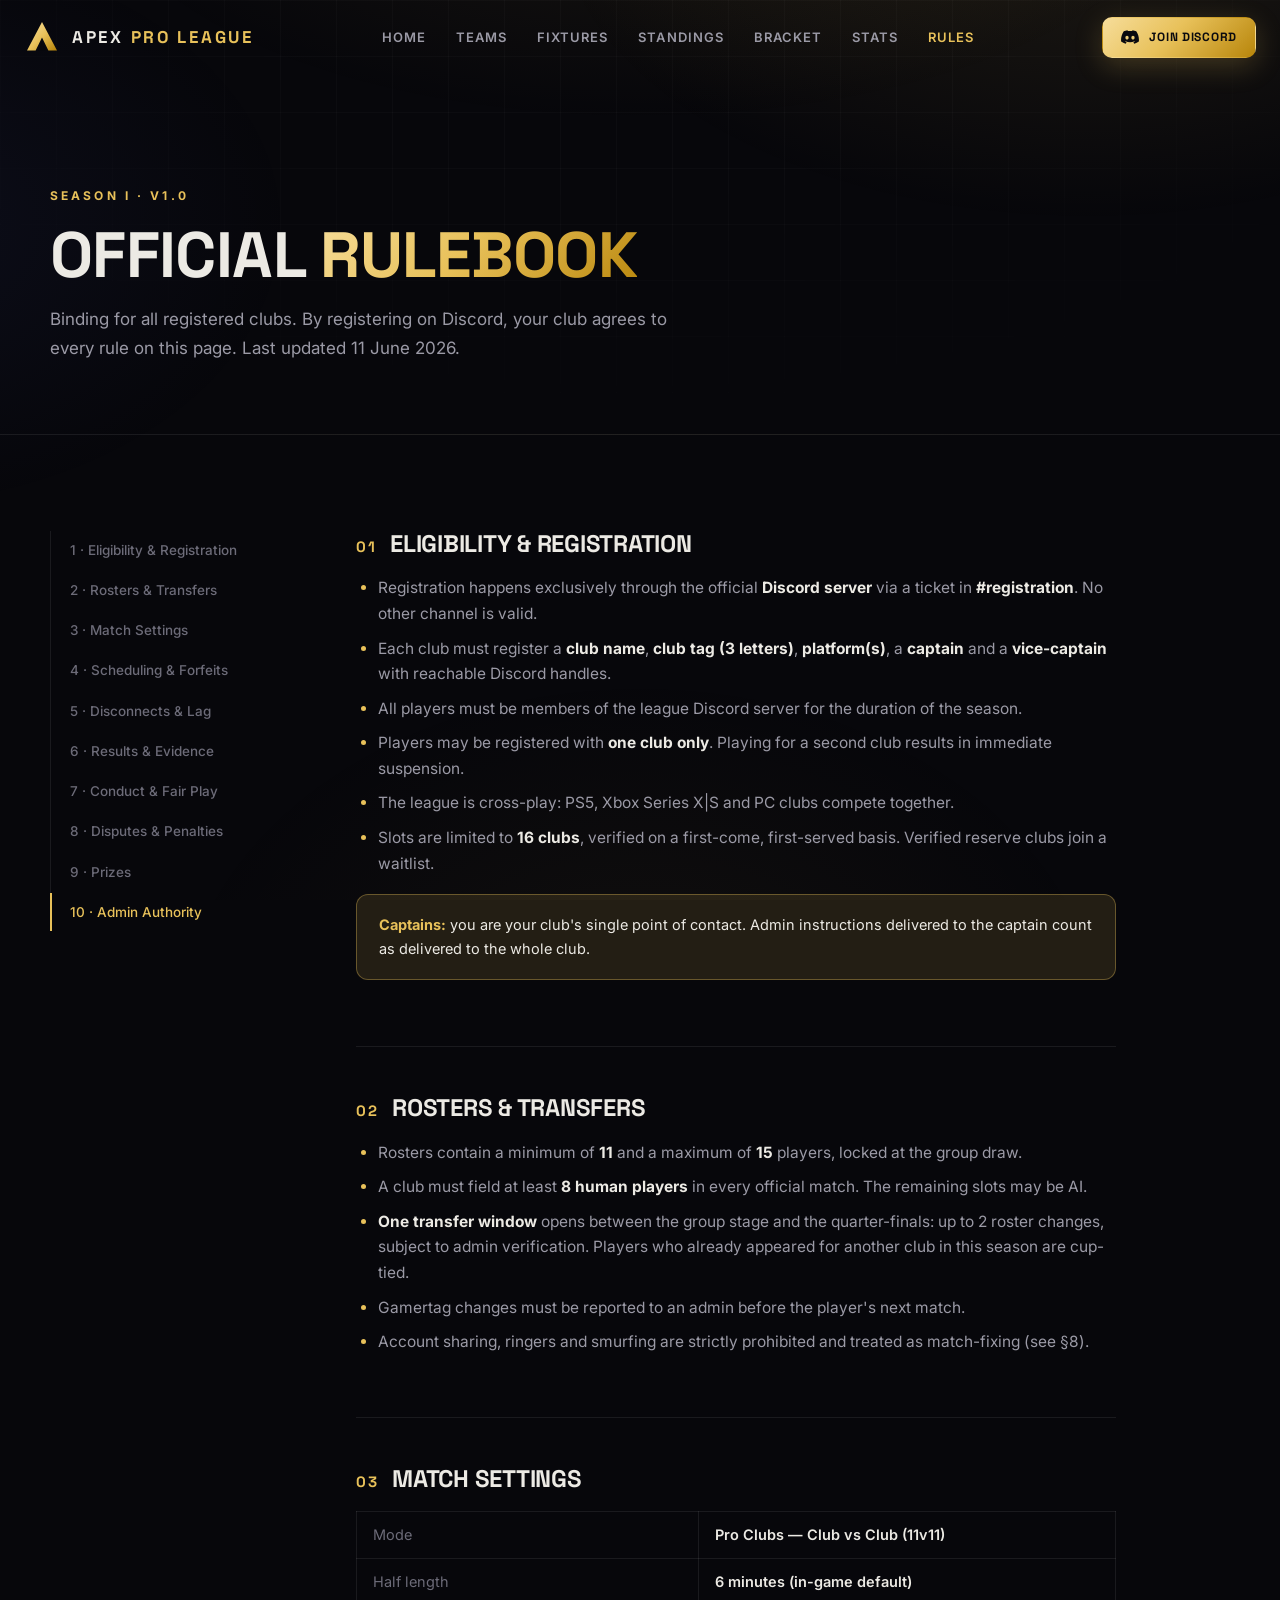
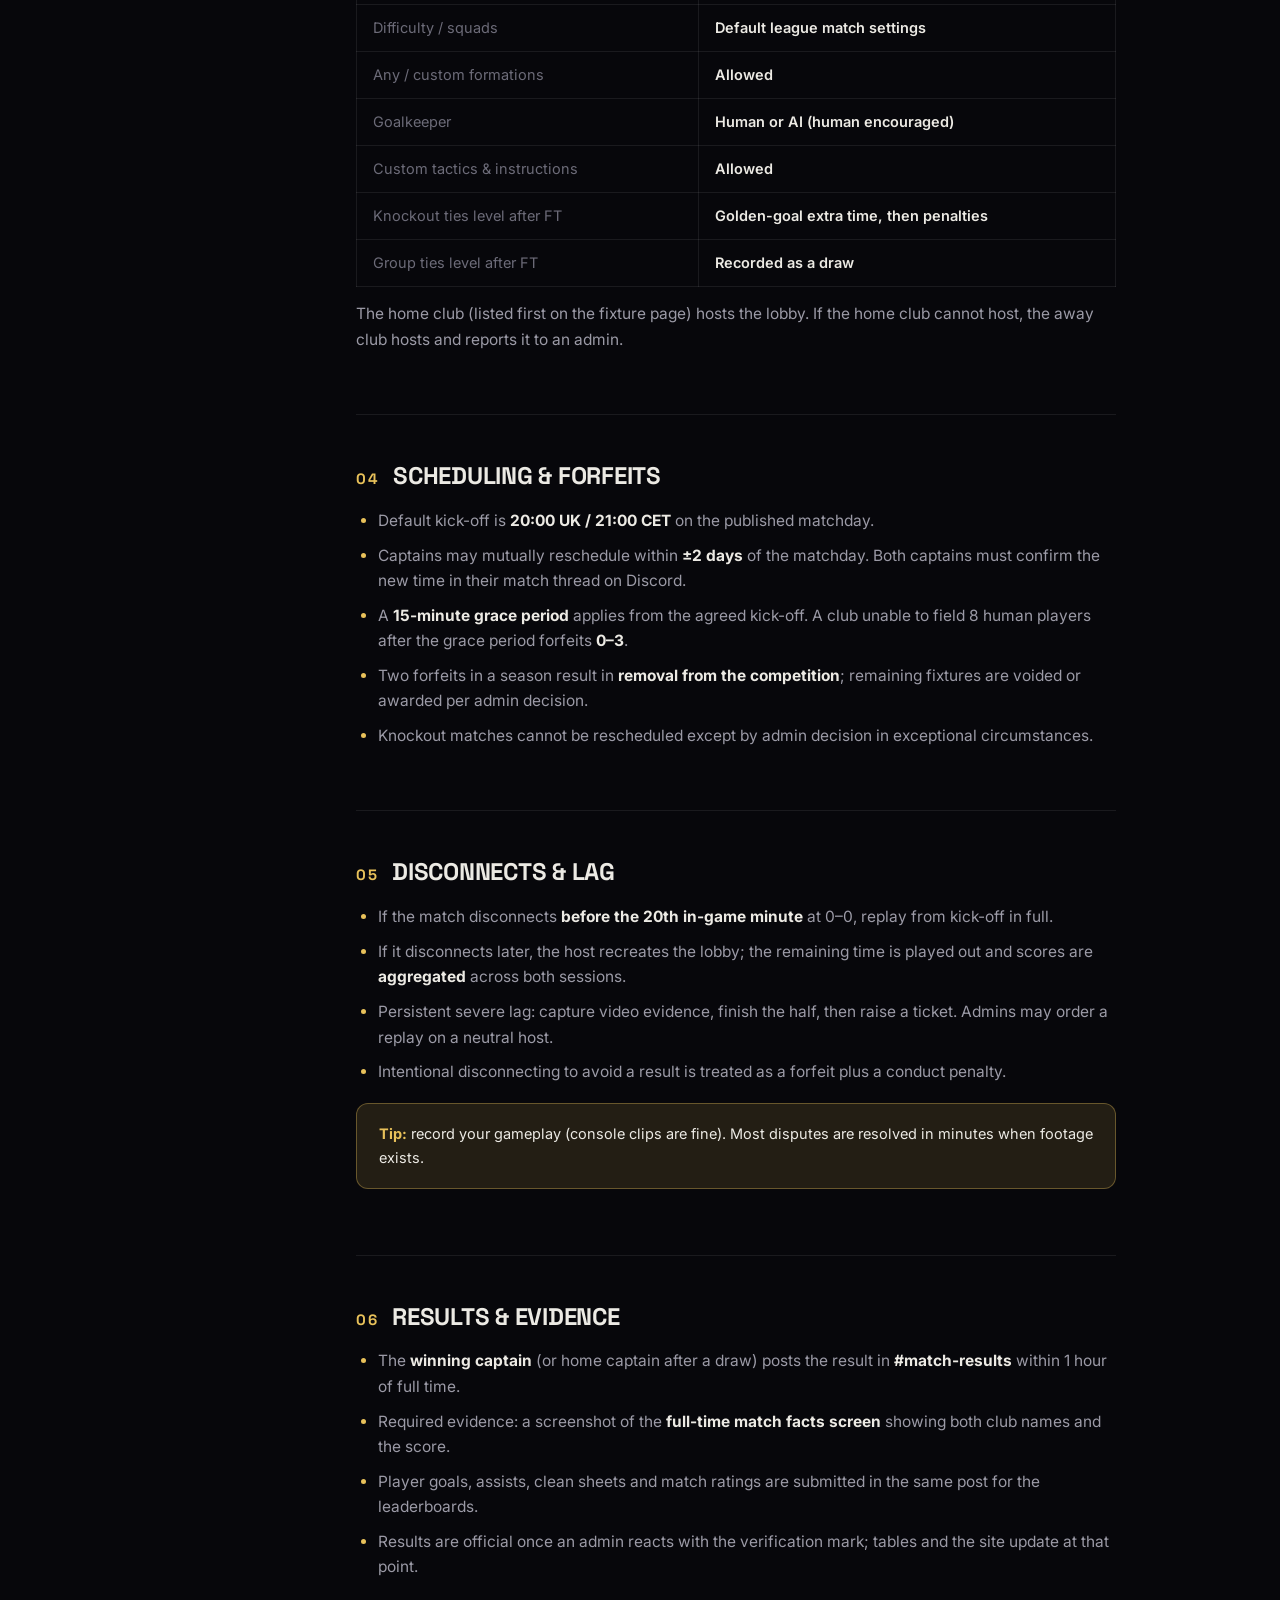
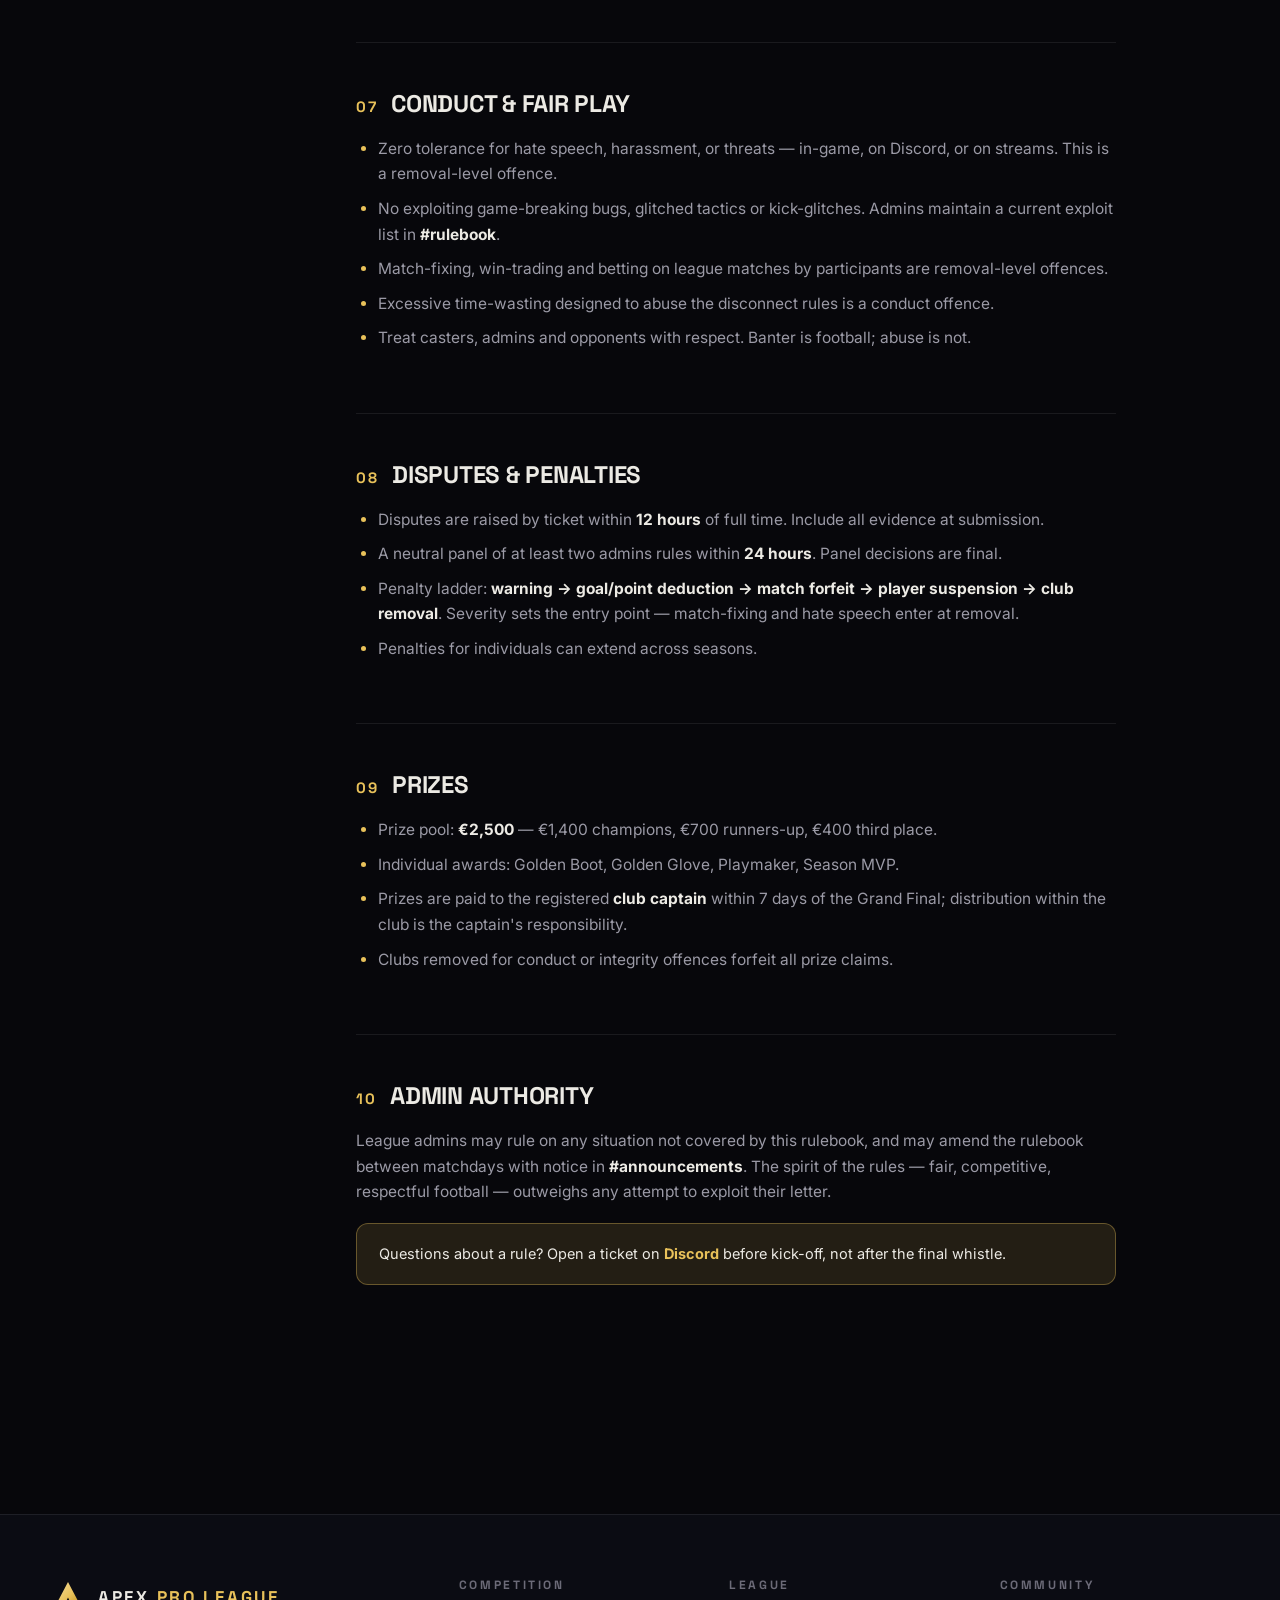
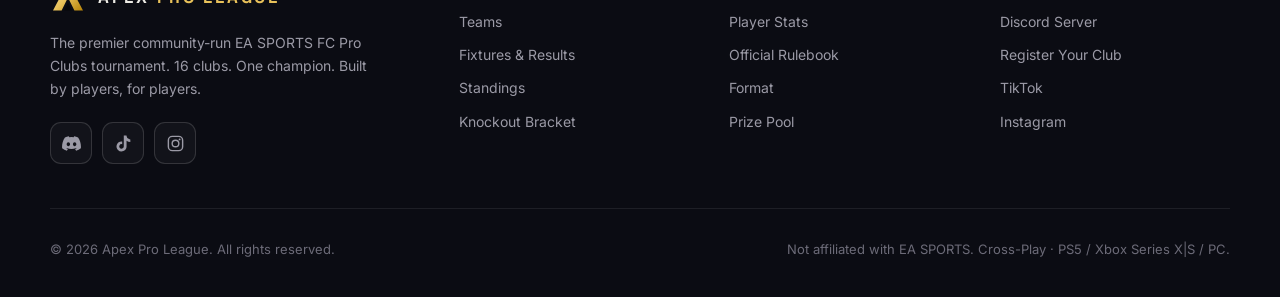
<file: rules.html>
<!DOCTYPE html>
<html lang="en">
<head>
  <meta charset="UTF-8" />
  <meta name="viewport" content="width=device-width, initial-scale=1.0" />
  <title>Official Rulebook — Apex Pro League</title>
  <meta name="description" content="The complete official rulebook for the Apex Pro League: eligibility, rosters, match settings, scheduling, forfeits, disconnects, conduct and disputes." />
  <link rel="icon" href="assets/favicon.svg" type="image/svg+xml" />
  <link rel="preconnect" href="https://fonts.googleapis.com" />
  <link rel="preconnect" href="https://fonts.gstatic.com" crossorigin />
  <link href="https://fonts.googleapis.com/css2?family=Inter:wght@400;500;600&family=Space+Grotesk:wght@500;600;700&display=swap" rel="stylesheet" />
  <link rel="stylesheet" href="css/styles.css" />
</head>
<body data-page="rules">

  <main>
    <section class="page-hero">
      <div class="container">
        <span class="kicker">Season I · v1.0</span>
        <h1>Official <span class="text-gold">Rulebook</span></h1>
        <p>Binding for all registered clubs. By registering on Discord, your club agrees to every rule on this page. Last updated 11 June 2026.</p>
      </div>
    </section>

    <section class="section section--tight">
      <div class="container rules-layout">
        <nav class="rules-toc" id="rulesToc" aria-label="Rulebook sections">
          <a href="#r1">1 · Eligibility &amp; Registration</a>
          <a href="#r2">2 · Rosters &amp; Transfers</a>
          <a href="#r3">3 · Match Settings</a>
          <a href="#r4">4 · Scheduling &amp; Forfeits</a>
          <a href="#r5">5 · Disconnects &amp; Lag</a>
          <a href="#r6">6 · Results &amp; Evidence</a>
          <a href="#r7">7 · Conduct &amp; Fair Play</a>
          <a href="#r8">8 · Disputes &amp; Penalties</a>
          <a href="#r9">9 · Prizes</a>
          <a href="#r10">10 · Admin Authority</a>
        </nav>

        <div class="rules-body">
          <section class="rule-section" id="r1">
            <h2><span class="idx">01</span> Eligibility &amp; Registration</h2>
            <ul>
              <li>Registration happens exclusively through the official <strong>Discord server</strong> via a ticket in <strong>#registration</strong>. No other channel is valid.</li>
              <li>Each club must register a <strong>club name</strong>, <strong>club tag (3 letters)</strong>, <strong>platform(s)</strong>, a <strong>captain</strong> and a <strong>vice-captain</strong> with reachable Discord handles.</li>
              <li>All players must be members of the league Discord server for the duration of the season.</li>
              <li>Players may be registered with <strong>one club only</strong>. Playing for a second club results in immediate suspension.</li>
              <li>The league is cross-play: PS5, Xbox Series X|S and PC clubs compete together.</li>
              <li>Slots are limited to <strong>16 clubs</strong>, verified on a first-come, first-served basis. Verified reserve clubs join a waitlist.</li>
            </ul>
            <div class="rule-callout"><b>Captains:</b> you are your club's single point of contact. Admin instructions delivered to the captain count as delivered to the whole club.</div>
          </section>

          <section class="rule-section" id="r2">
            <h2><span class="idx">02</span> Rosters &amp; Transfers</h2>
            <ul>
              <li>Rosters contain a minimum of <strong>11</strong> and a maximum of <strong>15</strong> players, locked at the group draw.</li>
              <li>A club must field at least <strong>8 human players</strong> in every official match. The remaining slots may be AI.</li>
              <li><strong>One transfer window</strong> opens between the group stage and the quarter-finals: up to 2 roster changes, subject to admin verification. Players who already appeared for another club in this season are cup-tied.</li>
              <li>Gamertag changes must be reported to an admin before the player's next match.</li>
              <li>Account sharing, ringers and smurfing are strictly prohibited and treated as match-fixing (see §8).</li>
            </ul>
          </section>

          <section class="rule-section" id="r3">
            <h2><span class="idx">03</span> Match Settings</h2>
            <table class="settings-table">
              <tr><td>Mode</td><td>Pro Clubs — Club vs Club (11v11)</td></tr>
              <tr><td>Half length</td><td>6 minutes (in-game default)</td></tr>
              <tr><td>Difficulty / squads</td><td>Default league match settings</td></tr>
              <tr><td>Any / custom formations</td><td>Allowed</td></tr>
              <tr><td>Goalkeeper</td><td>Human or AI (human encouraged)</td></tr>
              <tr><td>Custom tactics &amp; instructions</td><td>Allowed</td></tr>
              <tr><td>Knockout ties level after FT</td><td>Golden-goal extra time, then penalties</td></tr>
              <tr><td>Group ties level after FT</td><td>Recorded as a draw</td></tr>
            </table>
            <p>The home club (listed first on the fixture page) hosts the lobby. If the home club cannot host, the away club hosts and reports it to an admin.</p>
          </section>

          <section class="rule-section" id="r4">
            <h2><span class="idx">04</span> Scheduling &amp; Forfeits</h2>
            <ul>
              <li>Default kick-off is <strong>20:00 UK / 21:00 CET</strong> on the published matchday.</li>
              <li>Captains may mutually reschedule within <strong>±2 days</strong> of the matchday. Both captains must confirm the new time in their match thread on Discord.</li>
              <li>A <strong>15-minute grace period</strong> applies from the agreed kick-off. A club unable to field 8 human players after the grace period forfeits <strong>0–3</strong>.</li>
              <li>Two forfeits in a season result in <strong>removal from the competition</strong>; remaining fixtures are voided or awarded per admin decision.</li>
              <li>Knockout matches cannot be rescheduled except by admin decision in exceptional circumstances.</li>
            </ul>
          </section>

          <section class="rule-section" id="r5">
            <h2><span class="idx">05</span> Disconnects &amp; Lag</h2>
            <ul>
              <li>If the match disconnects <strong>before the 20th in-game minute</strong> at 0–0, replay from kick-off in full.</li>
              <li>If it disconnects later, the host recreates the lobby; the remaining time is played out and scores are <strong>aggregated</strong> across both sessions.</li>
              <li>Persistent severe lag: capture video evidence, finish the half, then raise a ticket. Admins may order a replay on a neutral host.</li>
              <li>Intentional disconnecting to avoid a result is treated as a forfeit plus a conduct penalty.</li>
            </ul>
            <div class="rule-callout"><b>Tip:</b> record your gameplay (console clips are fine). Most disputes are resolved in minutes when footage exists.</div>
          </section>

          <section class="rule-section" id="r6">
            <h2><span class="idx">06</span> Results &amp; Evidence</h2>
            <ul>
              <li>The <strong>winning captain</strong> (or home captain after a draw) posts the result in <strong>#match-results</strong> within 1 hour of full time.</li>
              <li>Required evidence: a screenshot of the <strong>full-time match facts screen</strong> showing both club names and the score.</li>
              <li>Player goals, assists, clean sheets and match ratings are submitted in the same post for the leaderboards.</li>
              <li>Results are official once an admin reacts with the verification mark; tables and the site update at that point.</li>
            </ul>
          </section>

          <section class="rule-section" id="r7">
            <h2><span class="idx">07</span> Conduct &amp; Fair Play</h2>
            <ul>
              <li>Zero tolerance for hate speech, harassment, or threats — in-game, on Discord, or on streams. This is a removal-level offence.</li>
              <li>No exploiting game-breaking bugs, glitched tactics or kick-glitches. Admins maintain a current exploit list in <strong>#rulebook</strong>.</li>
              <li>Match-fixing, win-trading and betting on league matches by participants are removal-level offences.</li>
              <li>Excessive time-wasting designed to abuse the disconnect rules is a conduct offence.</li>
              <li>Treat casters, admins and opponents with respect. Banter is football; abuse is not.</li>
            </ul>
          </section>

          <section class="rule-section" id="r8">
            <h2><span class="idx">08</span> Disputes &amp; Penalties</h2>
            <ul>
              <li>Disputes are raised by ticket within <strong>12 hours</strong> of full time. Include all evidence at submission.</li>
              <li>A neutral panel of at least two admins rules within <strong>24 hours</strong>. Panel decisions are final.</li>
              <li>Penalty ladder: <strong>warning → goal/point deduction → match forfeit → player suspension → club removal</strong>. Severity sets the entry point — match-fixing and hate speech enter at removal.</li>
              <li>Penalties for individuals can extend across seasons.</li>
            </ul>
          </section>

          <section class="rule-section" id="r9">
            <h2><span class="idx">09</span> Prizes</h2>
            <ul>
              <li>Prize pool: <strong>€2,500</strong> — €1,400 champions, €700 runners-up, €400 third place.</li>
              <li>Individual awards: Golden Boot, Golden Glove, Playmaker, Season MVP.</li>
              <li>Prizes are paid to the registered <strong>club captain</strong> within 7 days of the Grand Final; distribution within the club is the captain's responsibility.</li>
              <li>Clubs removed for conduct or integrity offences forfeit all prize claims.</li>
            </ul>
          </section>

          <section class="rule-section" id="r10">
            <h2><span class="idx">10</span> Admin Authority</h2>
            <p>League admins may rule on any situation not covered by this rulebook, and may amend the rulebook between matchdays with notice in <strong>#announcements</strong>. The spirit of the rules — fair, competitive, respectful football — outweighs any attempt to exploit their letter.</p>
            <div class="rule-callout">Questions about a rule? Open a ticket on <b>Discord</b> before kick-off, not after the final whistle.</div>
          </section>
        </div>
      </div>
    </section>
  </main>

  <script src="js/data.js"></script>
  <script src="js/render.js"></script>
  <script src="js/app.js"></script>
  <script>
    // Highlight the current rulebook section in the sticky table of contents.
    (function () {
      const links = Array.from(document.querySelectorAll("#rulesToc a"));
      const sections = links.map((a) => document.querySelector(a.getAttribute("href")));
      const io = new IntersectionObserver(
        (entries) => {
          entries.forEach((entry) => {
            if (!entry.isIntersecting) return;
            const idx = sections.indexOf(entry.target);
            links.forEach((l, i) => l.classList.toggle("is-active", i === idx));
          });
        },
        { rootMargin: "-30% 0px -60% 0px" }
      );
      sections.forEach((s) => s && io.observe(s));
    })();
  </script>
</body>
</html>
</file>
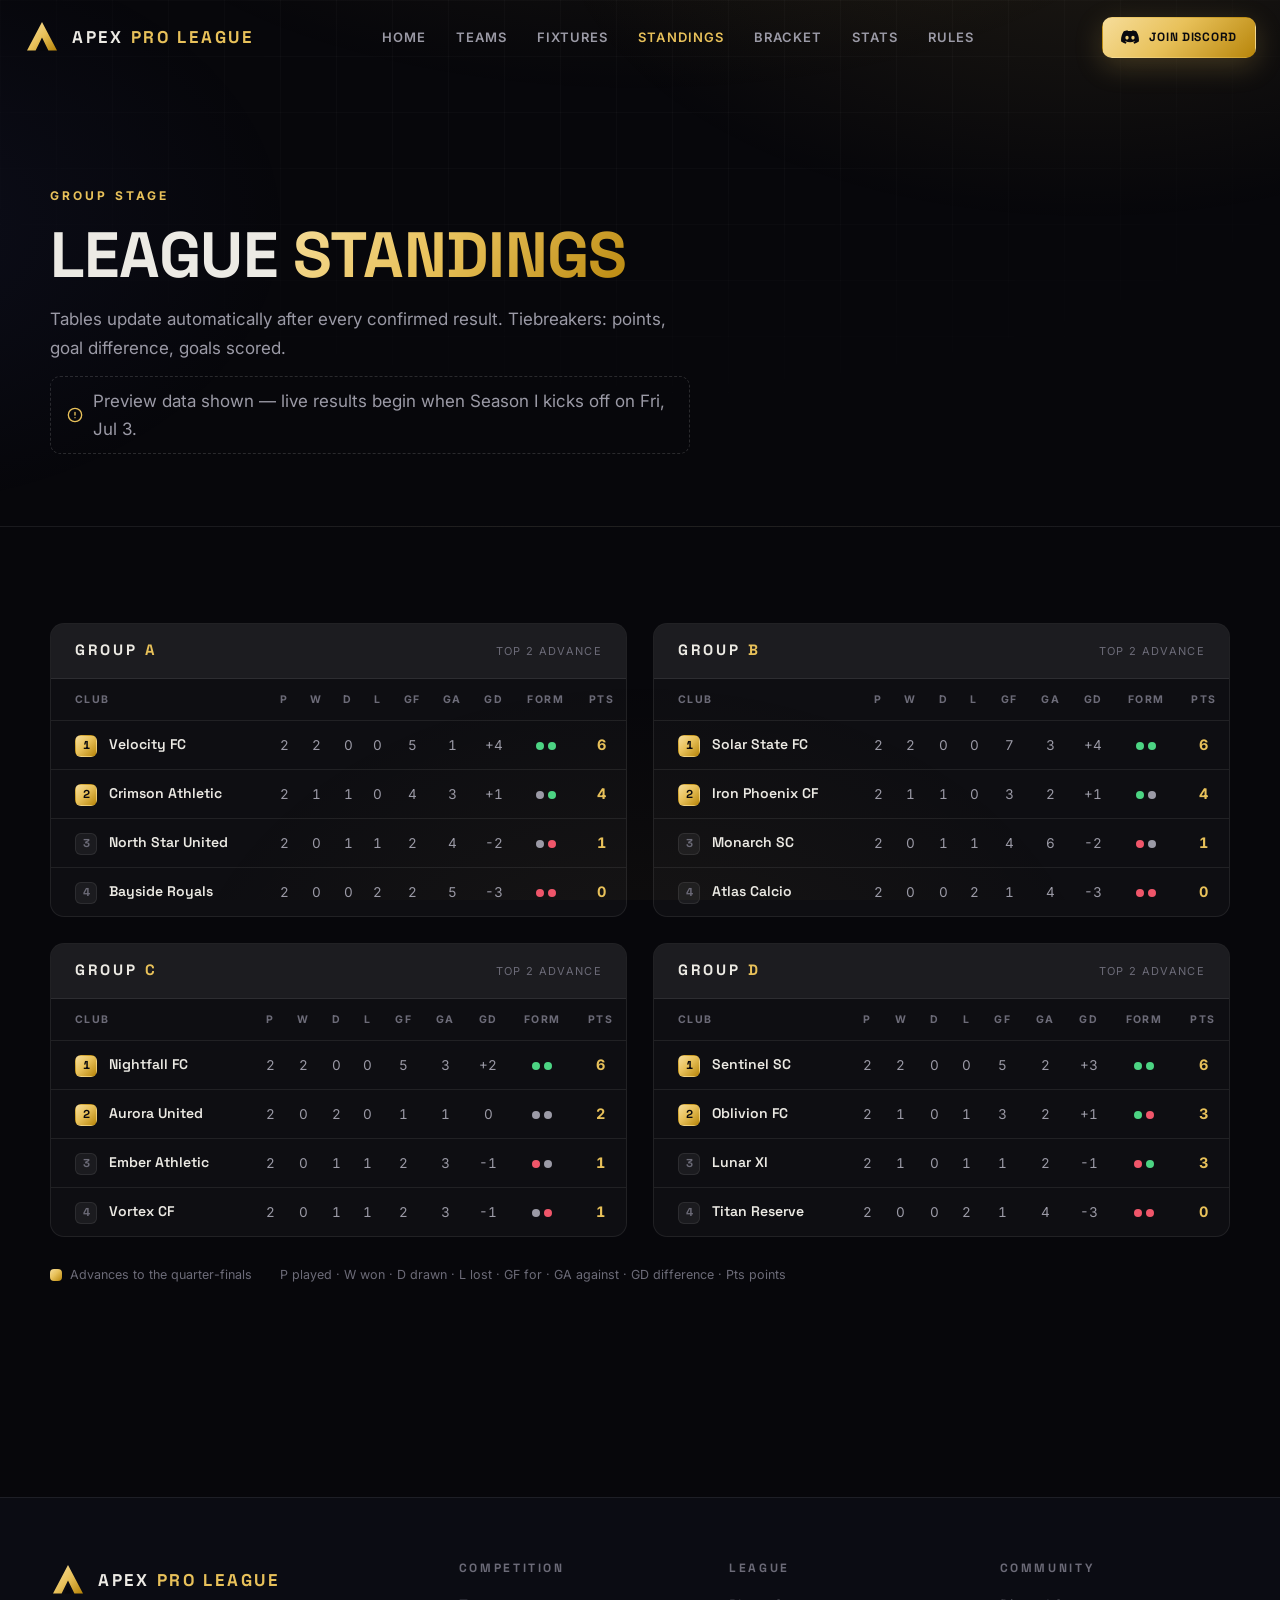
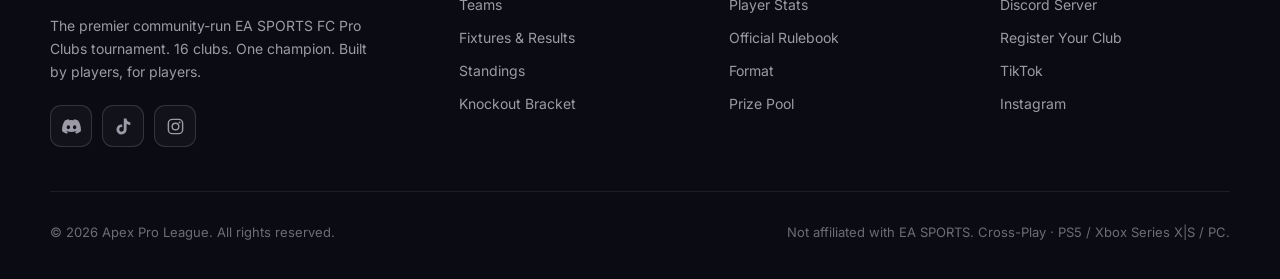
<file: standings.html>
<!DOCTYPE html>
<html lang="en">
<head>
  <meta charset="UTF-8" />
  <meta name="viewport" content="width=device-width, initial-scale=1.0" />
  <title>Standings — Apex Pro League</title>
  <meta name="description" content="Live group tables for Apex Pro League Season I — points, goal difference and form, updated every matchday." />
  <link rel="icon" href="assets/favicon.svg" type="image/svg+xml" />
  <link rel="preconnect" href="https://fonts.googleapis.com" />
  <link rel="preconnect" href="https://fonts.gstatic.com" crossorigin />
  <link href="https://fonts.googleapis.com/css2?family=Inter:wght@400;500;600&family=Space+Grotesk:wght@500;600;700&display=swap" rel="stylesheet" />
  <link rel="stylesheet" href="css/styles.css" />
</head>
<body data-page="standings">

  <main>
    <section class="page-hero">
      <div class="container">
        <span class="kicker">Group Stage</span>
        <h1>League <span class="text-gold">Standings</span></h1>
        <p>Tables update automatically after every confirmed result. Tiebreakers: points, goal difference, goals scored.</p>
        <div id="standingsNotice"></div>
      </div>
    </section>

    <section class="section section--tight">
      <div class="container">
        <div class="standings-grid" id="standingsRoot"></div>
        <div class="legend">
          <span><i></i> Advances to the quarter-finals</span>
          <span>P played · W won · D drawn · L lost · GF for · GA against · GD difference · Pts points</span>
        </div>
      </div>
    </section>
  </main>

  <script src="js/data.js"></script>
  <script src="js/render.js"></script>
  <script src="js/app.js"></script>
</body>
</html>
</file>
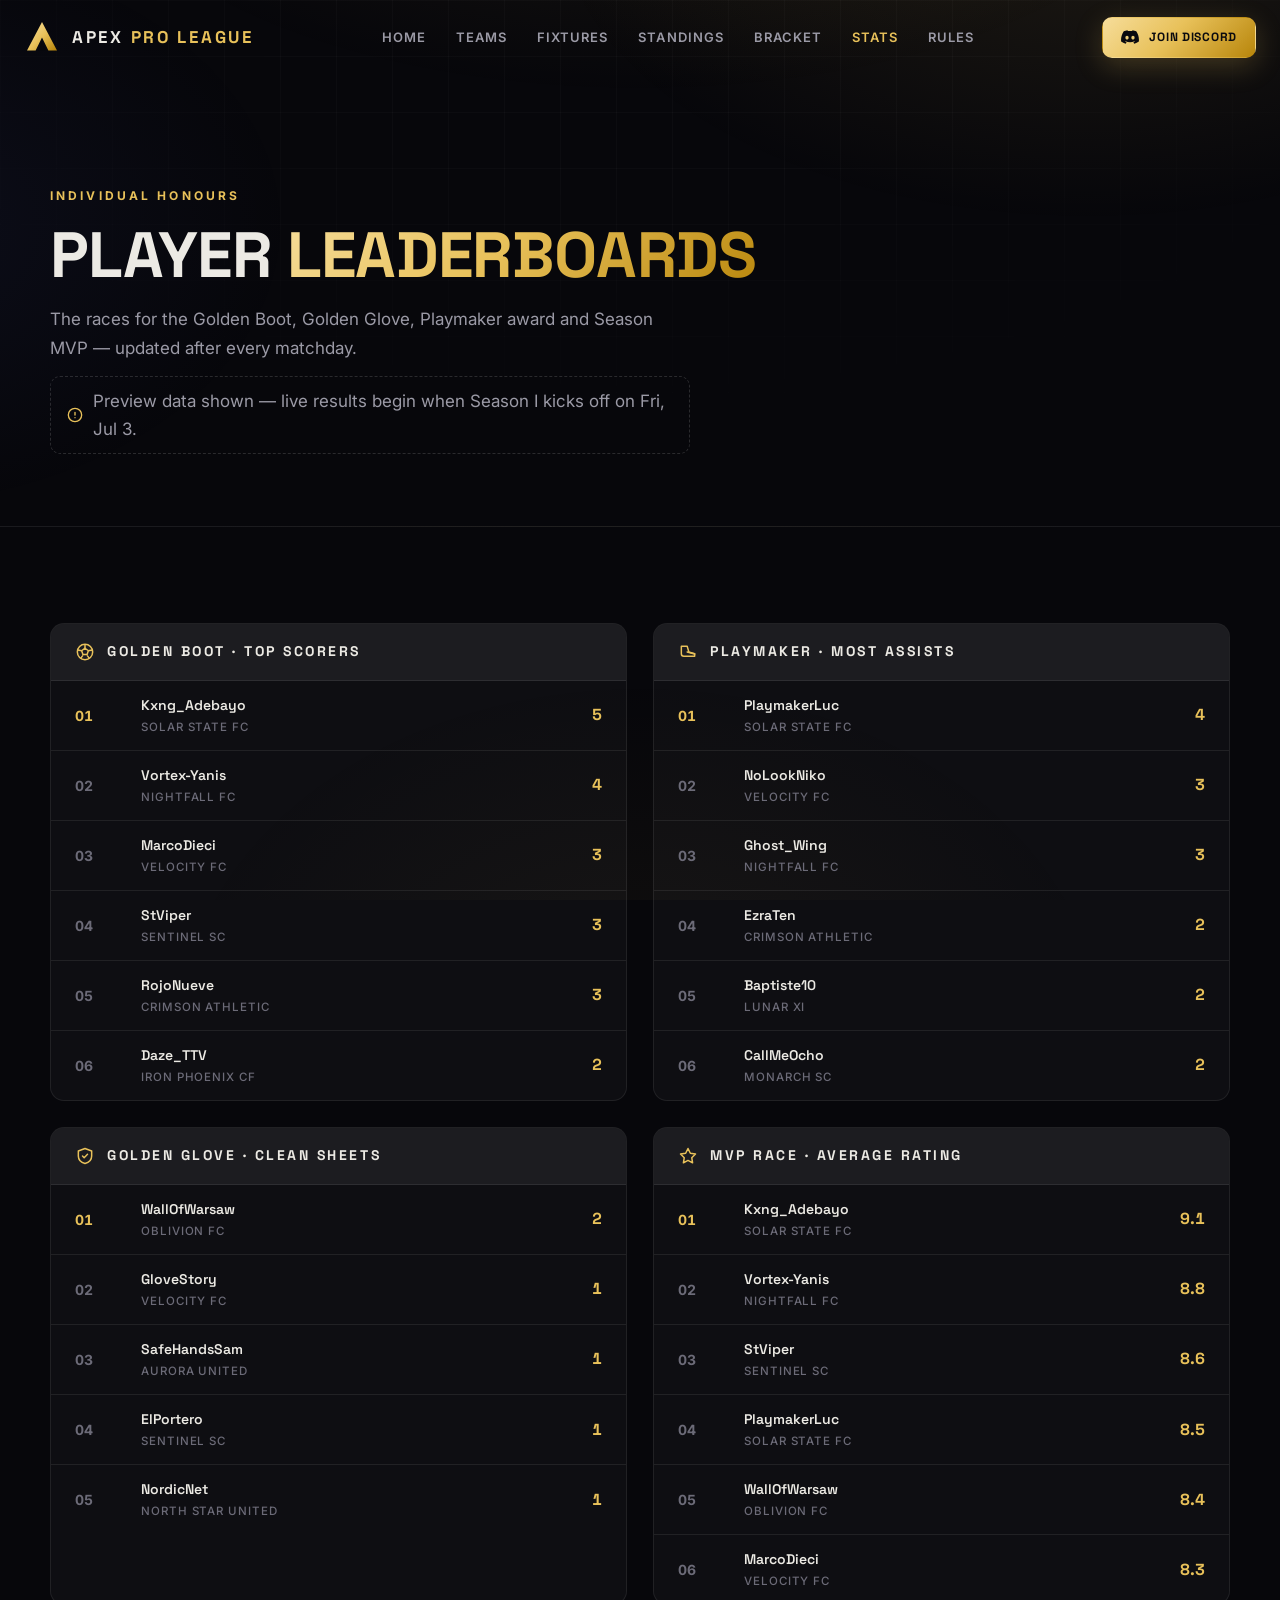
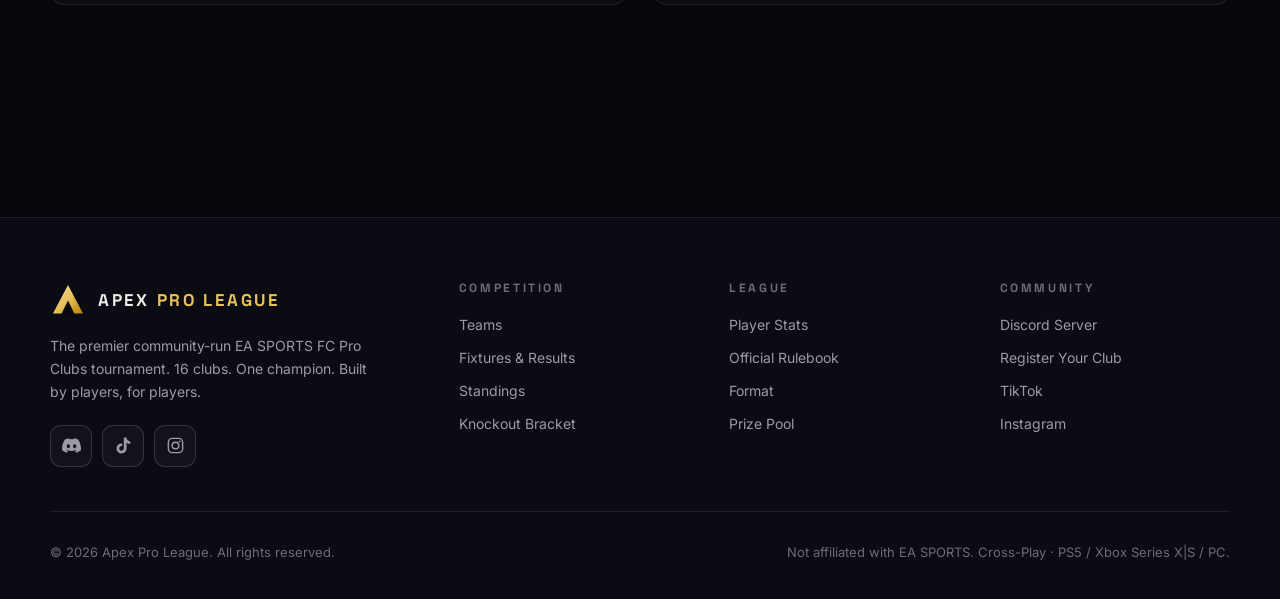
<file: stats.html>
<!DOCTYPE html>
<html lang="en">
<head>
  <meta charset="UTF-8" />
  <meta name="viewport" content="width=device-width, initial-scale=1.0" />
  <title>Player Stats — Apex Pro League</title>
  <meta name="description" content="Golden Boot, Playmaker, Golden Glove and MVP leaderboards for Apex Pro League Season I." />
  <link rel="icon" href="assets/favicon.svg" type="image/svg+xml" />
  <link rel="preconnect" href="https://fonts.googleapis.com" />
  <link rel="preconnect" href="https://fonts.gstatic.com" crossorigin />
  <link href="https://fonts.googleapis.com/css2?family=Inter:wght@400;500;600&family=Space+Grotesk:wght@500;600;700&display=swap" rel="stylesheet" />
  <link rel="stylesheet" href="css/styles.css" />
</head>
<body data-page="stats">

  <main>
    <section class="page-hero">
      <div class="container">
        <span class="kicker">Individual Honours</span>
        <h1>Player <span class="text-gold">Leaderboards</span></h1>
        <p>The races for the Golden Boot, Golden Glove, Playmaker award and Season MVP — updated after every matchday.</p>
        <div id="statsNotice"></div>
      </div>
    </section>

    <section class="section section--tight">
      <div class="container">
        <div class="stats-grid" id="statsRoot"></div>
      </div>
    </section>
  </main>

  <script src="js/data.js"></script>
  <script src="js/render.js"></script>
  <script src="js/app.js"></script>
</body>
</html>
</file>
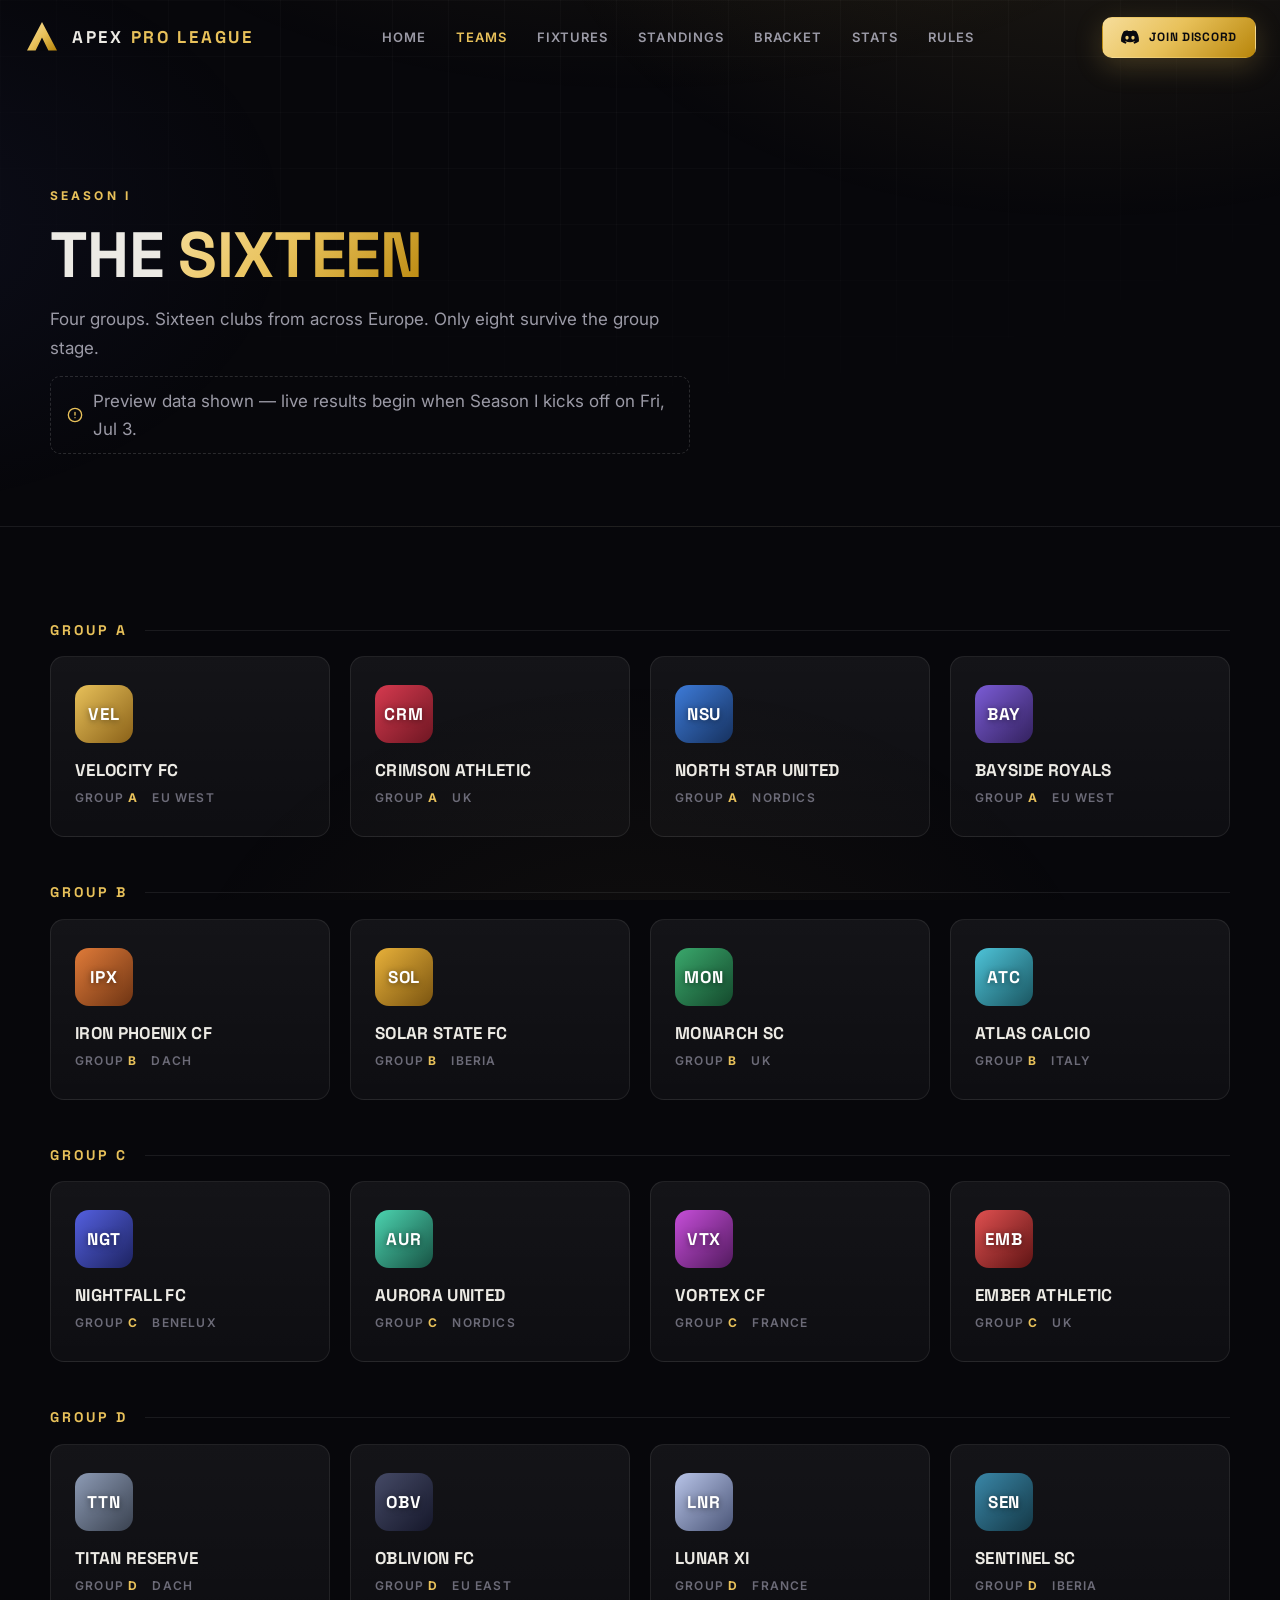
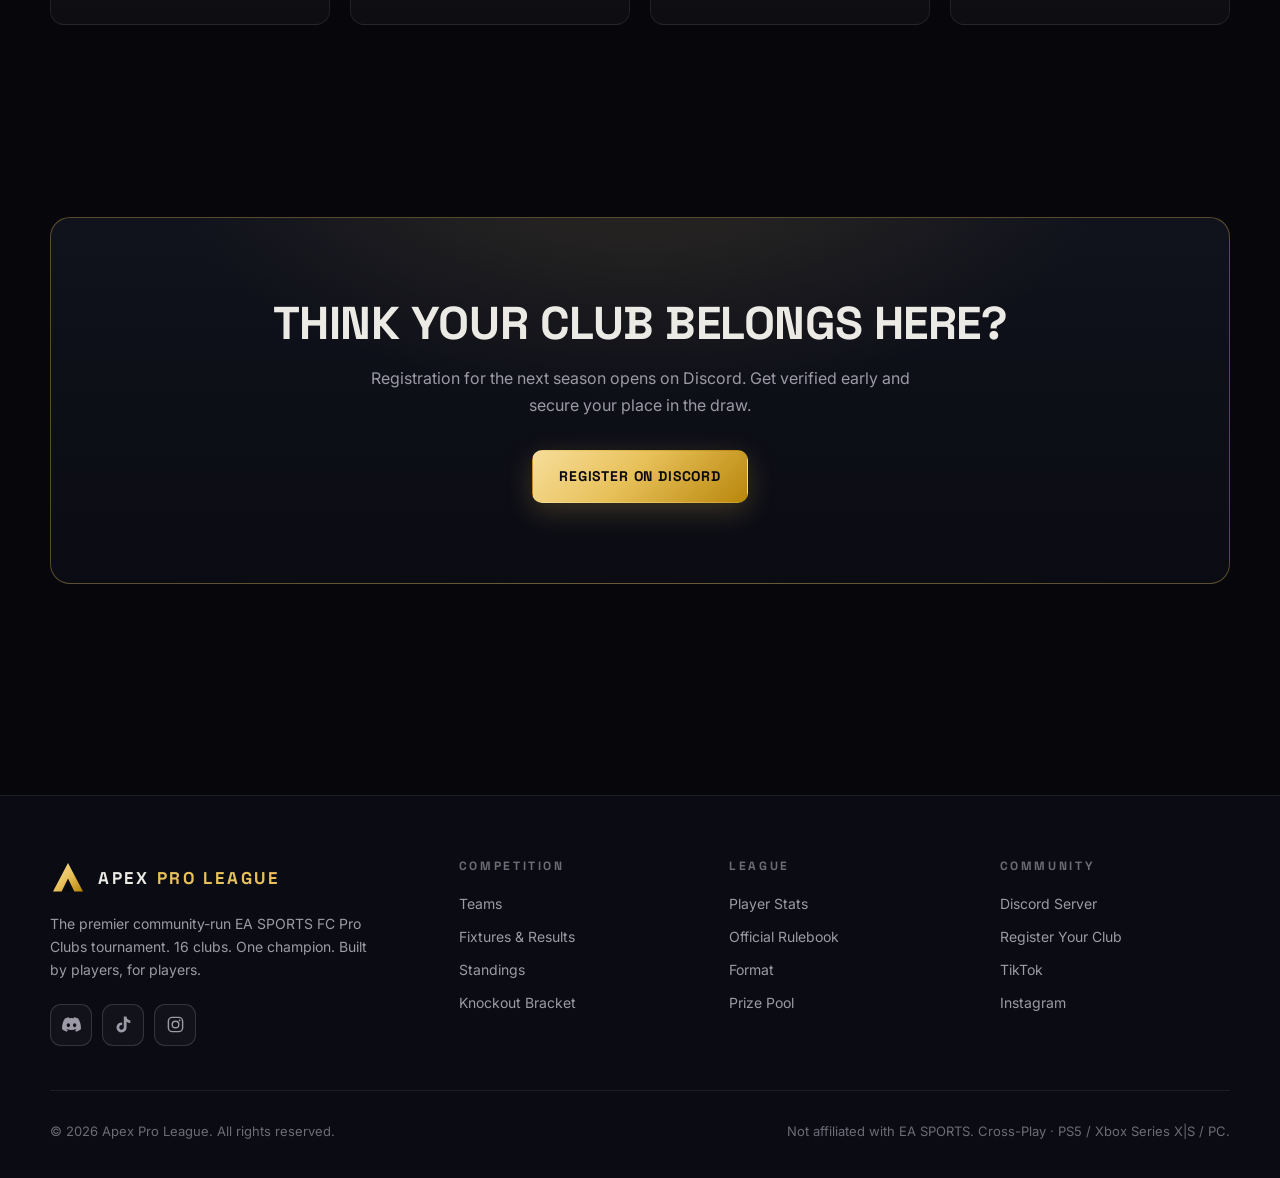
<file: teams.html>
<!DOCTYPE html>
<html lang="en">
<head>
  <meta charset="UTF-8" />
  <meta name="viewport" content="width=device-width, initial-scale=1.0" />
  <title>Teams — Apex Pro League</title>
  <meta name="description" content="The sixteen clubs competing in Apex Pro League Season I, drawn into four groups." />
  <link rel="icon" href="assets/favicon.svg" type="image/svg+xml" />
  <link rel="preconnect" href="https://fonts.googleapis.com" />
  <link rel="preconnect" href="https://fonts.gstatic.com" crossorigin />
  <link href="https://fonts.googleapis.com/css2?family=Inter:wght@400;500;600&family=Space+Grotesk:wght@500;600;700&display=swap" rel="stylesheet" />
  <link rel="stylesheet" href="css/styles.css" />
</head>
<body data-page="teams">

  <main>
    <section class="page-hero">
      <div class="container">
        <span class="kicker">Season I</span>
        <h1>The <span class="text-gold">Sixteen</span></h1>
        <p>Four groups. Sixteen clubs from across Europe. Only eight survive the group stage.</p>
        <div id="teamsNotice"></div>
      </div>
    </section>

    <section class="section--tight section">
      <div class="container" id="teamsRoot"></div>
    </section>

    <section class="section--tight">
      <div class="container">
        <div class="discord-panel reveal">
          <h2>Think your club belongs here?</h2>
          <p>Registration for the next season opens on Discord. Get verified early and secure your place in the draw.</p>
          <a class="btn btn--gold" href="#" data-discord>Register on Discord</a>
        </div>
      </div>
    </section>
  </main>

  <script src="js/data.js"></script>
  <script src="js/render.js"></script>
  <script src="js/app.js"></script>
</body>
</html>
</file>
<file: css/styles.css>
/* ==========================================================================
   APEX PRO LEAGUE — design system
   ========================================================================== */

:root {
  --bg: #07070b;
  --bg-2: #0b0c13;
  --bg-3: #10121c;
  --panel: rgba(255, 255, 255, 0.03);
  --panel-2: rgba(255, 255, 255, 0.055);
  --line: rgba(255, 255, 255, 0.08);
  --line-2: rgba(255, 255, 255, 0.14);
  --text: #eceae4;
  --muted: #9b9aa6;
  --faint: #6c6b78;
  --gold: #e8c15a;
  --gold-2: #c79a3b;
  --gold-soft: rgba(232, 193, 90, 0.12);
  --gold-line: rgba(232, 193, 90, 0.35);
  --ink: #0a0a0f;
  --win: #4cd483;
  --loss: #f0566a;
  --draw: #9b9aa6;
  --grad-gold: linear-gradient(135deg, #f6dd9a 0%, #e8c15a 45%, #b8860b 100%);
  --font-display: "Space Grotesk", sans-serif;
  --font-body: "Inter", sans-serif;
  --radius: 14px;
  --shadow: 0 30px 80px rgba(0, 0, 0, 0.55);
  --header-h: 76px;
}

* { margin: 0; padding: 0; box-sizing: border-box; }

html { scroll-behavior: smooth; }

body {
  background: var(--bg);
  color: var(--text);
  font-family: var(--font-body);
  font-size: 16px;
  line-height: 1.65;
  -webkit-font-smoothing: antialiased;
  overflow-x: hidden;
}

::selection { background: var(--gold); color: var(--ink); }

img, svg { display: block; }
a { color: inherit; text-decoration: none; }
button { font: inherit; cursor: pointer; }

h1, h2, h3, h4 {
  font-family: var(--font-display);
  font-weight: 700;
  line-height: 1.12;
  letter-spacing: -0.01em;
}

.container { width: min(1180px, calc(100% - 48px)); margin: 0 auto; }
.container--wide { width: min(1320px, calc(100% - 48px)); margin: 0 auto; }

/* --------------------------------------------------------------------------
   Ambient background
   -------------------------------------------------------------------------- */

.bg-aurora {
  position: fixed;
  inset: 0;
  z-index: -2;
  pointer-events: none;
  background:
    radial-gradient(900px 520px at 85% -10%, rgba(232, 193, 90, 0.10), transparent 60%),
    radial-gradient(700px 480px at -10% 25%, rgba(90, 110, 232, 0.07), transparent 60%),
    radial-gradient(800px 600px at 50% 115%, rgba(232, 193, 90, 0.05), transparent 60%);
}

.bg-grid {
  position: fixed;
  inset: 0;
  z-index: -1;
  pointer-events: none;
  background-image:
    linear-gradient(rgba(255, 255, 255, 0.025) 1px, transparent 1px),
    linear-gradient(90deg, rgba(255, 255, 255, 0.025) 1px, transparent 1px);
  background-size: 56px 56px;
  mask-image: radial-gradient(ellipse 90% 65% at 50% 0%, #000 30%, transparent 78%);
  -webkit-mask-image: radial-gradient(ellipse 90% 65% at 50% 0%, #000 30%, transparent 78%);
}

/* --------------------------------------------------------------------------
   Header
   -------------------------------------------------------------------------- */

.site-header {
  position: fixed;
  top: 0; left: 0; right: 0;
  z-index: 100;
  height: var(--header-h);
  display: flex;
  align-items: center;
  border-bottom: 1px solid transparent;
  transition: background 0.3s ease, border-color 0.3s ease;
}

.site-header.is-scrolled {
  background: rgba(7, 7, 11, 0.82);
  backdrop-filter: blur(16px);
  -webkit-backdrop-filter: blur(16px);
  border-bottom-color: var(--line);
}

.site-header__inner {
  width: min(1320px, calc(100% - 48px));
  margin: 0 auto;
  display: flex;
  align-items: center;
  justify-content: space-between;
  gap: 24px;
}

.brand { display: flex; align-items: center; gap: 12px; flex-shrink: 0; }
.brand__mark { width: 36px; height: 36px; }
.brand__name {
  font-family: var(--font-display);
  font-weight: 700;
  font-size: 17px;
  letter-spacing: 0.16em;
  text-transform: uppercase;
}
.brand__name em { font-style: normal; color: var(--gold); }

.site-nav { display: flex; align-items: center; gap: 4px; }
.site-nav a {
  font-size: 13px;
  font-weight: 600;
  letter-spacing: 0.08em;
  text-transform: uppercase;
  color: var(--muted);
  padding: 9px 13px;
  border-radius: 8px;
  transition: color 0.2s ease, background 0.2s ease;
}
.site-nav a:hover { color: var(--text); background: var(--panel-2); }
.site-nav a.is-active { color: var(--gold); }

.header-cta { flex-shrink: 0; }

.nav-toggle {
  display: none;
  background: none;
  border: 1px solid var(--line-2);
  border-radius: 8px;
  width: 42px; height: 42px;
  align-items: center;
  justify-content: center;
  color: var(--text);
}

/* --------------------------------------------------------------------------
   Buttons
   -------------------------------------------------------------------------- */

.btn {
  display: inline-flex;
  align-items: center;
  justify-content: center;
  gap: 10px;
  font-family: var(--font-display);
  font-weight: 700;
  font-size: 14px;
  letter-spacing: 0.06em;
  text-transform: uppercase;
  padding: 14px 26px;
  border-radius: 10px;
  border: 1px solid transparent;
  transition: transform 0.2s ease, box-shadow 0.2s ease, background 0.2s ease, border-color 0.2s ease;
  white-space: nowrap;
}
.btn svg { width: 18px; height: 18px; flex-shrink: 0; }

.btn--gold {
  background: var(--grad-gold);
  color: var(--ink);
  box-shadow: 0 8px 28px rgba(232, 193, 90, 0.22);
}
.btn--gold:hover { transform: translateY(-2px); box-shadow: 0 14px 36px rgba(232, 193, 90, 0.32); }

.btn--ghost {
  background: var(--panel);
  border-color: var(--line-2);
  color: var(--text);
}
.btn--ghost:hover { border-color: var(--gold-line); background: var(--gold-soft); transform: translateY(-2px); }

.btn--sm { padding: 10px 18px; font-size: 12px; }

/* --------------------------------------------------------------------------
   Hero
   -------------------------------------------------------------------------- */

.hero {
  position: relative;
  min-height: 100svh;
  display: flex;
  flex-direction: column;
  justify-content: center;
  padding: calc(var(--header-h) + 48px) 0 64px;
}

.hero__inner { text-align: center; }

.eyebrow {
  display: inline-flex;
  align-items: center;
  gap: 10px;
  font-size: 12px;
  font-weight: 600;
  letter-spacing: 0.22em;
  text-transform: uppercase;
  color: var(--gold);
  border: 1px solid var(--gold-line);
  background: var(--gold-soft);
  padding: 8px 18px;
  border-radius: 999px;
}
.eyebrow::before {
  content: "";
  width: 6px; height: 6px;
  border-radius: 50%;
  background: var(--gold);
  box-shadow: 0 0 12px var(--gold);
  animation: pulse 2.2s ease-in-out infinite;
}
@keyframes pulse { 0%, 100% { opacity: 1; } 50% { opacity: 0.35; } }

.hero__title {
  font-size: clamp(44px, 8.5vw, 108px);
  text-transform: uppercase;
  letter-spacing: 0.01em;
  margin: 28px 0 10px;
}
.hero__title .line { display: block; }

.text-gold {
  background: var(--grad-gold);
  -webkit-background-clip: text;
  background-clip: text;
  color: transparent;
}

.hero__sub {
  max-width: 620px;
  margin: 18px auto 0;
  color: var(--muted);
  font-size: clamp(16px, 2vw, 19px);
}

.hero__actions {
  display: flex;
  flex-wrap: wrap;
  justify-content: center;
  gap: 16px;
  margin-top: 38px;
}

.hero__meta {
  display: flex;
  flex-wrap: wrap;
  justify-content: center;
  gap: 12px 36px;
  margin-top: 34px;
  color: var(--faint);
  font-size: 13px;
  font-weight: 500;
  letter-spacing: 0.12em;
  text-transform: uppercase;
}
.hero__meta span { display: inline-flex; align-items: center; gap: 8px; }
.hero__meta svg { width: 15px; height: 15px; color: var(--gold); }

/* Countdown */
.countdown {
  display: flex;
  justify-content: center;
  gap: clamp(10px, 2.5vw, 22px);
  margin-top: 52px;
}
.countdown__unit {
  min-width: clamp(74px, 10vw, 104px);
  padding: 18px 10px 14px;
  border: 1px solid var(--line);
  border-radius: var(--radius);
  background: linear-gradient(180deg, var(--panel-2), var(--panel));
  backdrop-filter: blur(8px);
}
.countdown__value {
  font-family: var(--font-display);
  font-size: clamp(30px, 5vw, 46px);
  font-weight: 700;
  font-variant-numeric: tabular-nums;
  background: var(--grad-gold);
  -webkit-background-clip: text;
  background-clip: text;
  color: transparent;
}
.countdown__label {
  font-size: 11px;
  font-weight: 600;
  letter-spacing: 0.2em;
  text-transform: uppercase;
  color: var(--faint);
  margin-top: 4px;
}
.countdown__caption {
  margin-top: 16px;
  text-align: center;
  font-size: 13px;
  letter-spacing: 0.14em;
  text-transform: uppercase;
  color: var(--muted);
}

/* Stat strip */
.stat-strip {
  margin-top: 72px;
  border-top: 1px solid var(--line);
  border-bottom: 1px solid var(--line);
  background: rgba(255, 255, 255, 0.015);
}
.stat-strip__inner {
  display: grid;
  grid-template-columns: repeat(4, 1fr);
}
.stat-strip__item {
  padding: 30px 16px;
  text-align: center;
  border-left: 1px solid var(--line);
}
.stat-strip__item:first-child { border-left: none; }
.stat-strip__value {
  font-family: var(--font-display);
  font-size: clamp(26px, 3.4vw, 38px);
  font-weight: 700;
  color: var(--gold);
}
.stat-strip__label {
  font-size: 12px;
  font-weight: 600;
  letter-spacing: 0.18em;
  text-transform: uppercase;
  color: var(--faint);
  margin-top: 4px;
}

/* --------------------------------------------------------------------------
   Sections
   -------------------------------------------------------------------------- */

.section { padding: clamp(80px, 11vw, 140px) 0; position: relative; }
.section--tight { padding: clamp(56px, 8vw, 96px) 0; }

.section-head { max-width: 720px; margin-bottom: clamp(40px, 6vw, 64px); }
.section-head--center { margin-left: auto; margin-right: auto; text-align: center; }

.section-head .kicker {
  font-size: 12px;
  font-weight: 700;
  letter-spacing: 0.26em;
  text-transform: uppercase;
  color: var(--gold);
  display: block;
  margin-bottom: 16px;
}
.section-head h2 {
  font-size: clamp(30px, 4.6vw, 52px);
  text-transform: uppercase;
}
.section-head p { color: var(--muted); margin-top: 16px; font-size: 17px; }

/* Cards */
.card-grid { display: grid; grid-template-columns: repeat(3, 1fr); gap: 22px; }

.card {
  position: relative;
  border: 1px solid var(--line);
  border-radius: var(--radius);
  background: linear-gradient(180deg, var(--panel-2), var(--panel));
  padding: 34px 30px;
  overflow: hidden;
  transition: transform 0.3s ease, border-color 0.3s ease, box-shadow 0.3s ease;
}
.card:hover {
  transform: translateY(-5px);
  border-color: var(--gold-line);
  box-shadow: var(--shadow);
}
.card::after {
  content: "";
  position: absolute;
  top: 0; left: 0; right: 0;
  height: 2px;
  background: var(--grad-gold);
  opacity: 0;
  transition: opacity 0.3s ease;
}
.card:hover::after { opacity: 1; }

.card__num {
  font-family: var(--font-display);
  font-size: 13px;
  font-weight: 700;
  letter-spacing: 0.2em;
  color: var(--gold);
}
.card__icon {
  width: 52px; height: 52px;
  display: grid;
  place-items: center;
  border-radius: 12px;
  background: var(--gold-soft);
  border: 1px solid var(--gold-line);
  color: var(--gold);
  margin-bottom: 22px;
}
.card__icon svg { width: 24px; height: 24px; }
.card h3 { font-size: 21px; margin: 14px 0 10px; text-transform: uppercase; letter-spacing: 0.03em; }
.card p { color: var(--muted); font-size: 15px; }

.card__tag {
  display: inline-block;
  margin-top: 18px;
  font-size: 11px;
  font-weight: 700;
  letter-spacing: 0.16em;
  text-transform: uppercase;
  color: var(--faint);
  border: 1px solid var(--line-2);
  border-radius: 999px;
  padding: 5px 12px;
}

/* Prize podium */
.prize-grid {
  display: grid;
  grid-template-columns: repeat(3, 1fr);
  gap: 22px;
  align-items: end;
}
.prize {
  text-align: center;
  border: 1px solid var(--line);
  border-radius: var(--radius);
  padding: 40px 24px 34px;
  background: linear-gradient(180deg, var(--panel-2), var(--panel));
  position: relative;
  overflow: hidden;
}
.prize--first {
  border-color: var(--gold-line);
  background:
    radial-gradient(420px 200px at 50% -40%, rgba(232, 193, 90, 0.16), transparent 70%),
    linear-gradient(180deg, var(--panel-2), var(--panel));
  padding-top: 56px;
  padding-bottom: 50px;
}
.prize__place {
  font-size: 12px;
  font-weight: 700;
  letter-spacing: 0.24em;
  text-transform: uppercase;
  color: var(--faint);
}
.prize--first .prize__place { color: var(--gold); }
.prize__amount {
  font-family: var(--font-display);
  font-weight: 700;
  font-size: clamp(34px, 4.4vw, 52px);
  margin: 10px 0 6px;
}
.prize--first .prize__amount {
  font-size: clamp(44px, 6vw, 68px);
  background: var(--grad-gold);
  -webkit-background-clip: text;
  background-clip: text;
  color: transparent;
}
.prize__note { color: var(--muted); font-size: 14px; }
.prize__trophy { width: 44px; height: 44px; margin: 0 auto 18px; color: var(--gold); }

.prize-extras {
  margin-top: 26px;
  display: grid;
  grid-template-columns: repeat(3, 1fr);
  gap: 22px;
}
.prize-extra {
  display: flex;
  align-items: center;
  gap: 14px;
  border: 1px solid var(--line);
  border-radius: 12px;
  padding: 18px 20px;
  background: var(--panel);
  font-size: 14px;
  color: var(--muted);
}
.prize-extra strong { color: var(--text); font-family: var(--font-display); display: block; font-size: 15px; }
.prize-extra svg { width: 22px; height: 22px; color: var(--gold); flex-shrink: 0; }

/* Timeline */
.timeline { position: relative; display: grid; gap: 0; }
.timeline::before {
  content: "";
  position: absolute;
  left: 11px; top: 8px; bottom: 8px;
  width: 2px;
  background: linear-gradient(180deg, var(--gold), rgba(232, 193, 90, 0.08));
}
.timeline__item {
  position: relative;
  padding: 0 0 42px 56px;
}
.timeline__item:last-child { padding-bottom: 0; }
.timeline__item::before {
  content: "";
  position: absolute;
  left: 4px; top: 6px;
  width: 16px; height: 16px;
  border-radius: 50%;
  background: var(--bg);
  border: 3px solid var(--gold);
  box-shadow: 0 0 16px rgba(232, 193, 90, 0.45);
}
.timeline__date {
  font-size: 12px;
  font-weight: 700;
  letter-spacing: 0.2em;
  text-transform: uppercase;
  color: var(--gold);
}
.timeline__item h3 { font-size: 20px; margin: 8px 0 6px; text-transform: uppercase; }
.timeline__item p { color: var(--muted); font-size: 15px; max-width: 560px; }

/* Steps (how to join) */
.steps { display: grid; grid-template-columns: repeat(3, 1fr); gap: 22px; counter-reset: step; }

/* Discord panel */
.discord-panel {
  border: 1px solid var(--gold-line);
  border-radius: 20px;
  padding: clamp(44px, 7vw, 80px) clamp(28px, 6vw, 80px);
  text-align: center;
  position: relative;
  overflow: hidden;
  background:
    radial-gradient(700px 360px at 50% -20%, rgba(232, 193, 90, 0.14), transparent 70%),
    linear-gradient(180deg, var(--bg-3), var(--bg-2));
}
.discord-panel h2 { font-size: clamp(28px, 4.4vw, 46px); text-transform: uppercase; }
.discord-panel p { color: var(--muted); max-width: 560px; margin: 16px auto 0; font-size: 16px; }
.discord-panel .btn { margin-top: 32px; }
.discord-panel__hint { margin-top: 18px; font-size: 13px; color: var(--faint); }
.discord-panel__hint code {
  font-family: var(--font-display);
  color: var(--gold);
  background: var(--gold-soft);
  border: 1px solid var(--gold-line);
  border-radius: 6px;
  padding: 2px 8px;
}

/* FAQ */
.faq { max-width: 780px; margin: 0 auto; display: grid; gap: 12px; }
.faq details {
  border: 1px solid var(--line);
  border-radius: 12px;
  background: var(--panel);
  overflow: hidden;
  transition: border-color 0.2s ease;
}
.faq details[open] { border-color: var(--gold-line); }
.faq summary {
  list-style: none;
  cursor: pointer;
  padding: 20px 24px;
  font-family: var(--font-display);
  font-weight: 600;
  font-size: 16px;
  display: flex;
  align-items: center;
  justify-content: space-between;
  gap: 16px;
}
.faq summary::-webkit-details-marker { display: none; }
.faq summary::after {
  content: "+";
  font-size: 22px;
  color: var(--gold);
  line-height: 1;
  transition: transform 0.25s ease;
  flex-shrink: 0;
}
.faq details[open] summary::after { transform: rotate(45deg); }
.faq .faq__body { padding: 0 24px 22px; color: var(--muted); font-size: 15px; }

/* --------------------------------------------------------------------------
   Page hero (interior pages)
   -------------------------------------------------------------------------- */

.page-hero {
  padding: calc(var(--header-h) + clamp(56px, 9vw, 110px)) 0 clamp(40px, 6vw, 72px);
  border-bottom: 1px solid var(--line);
  background: radial-gradient(800px 360px at 50% -30%, rgba(232, 193, 90, 0.08), transparent 70%);
}
.page-hero .kicker {
  font-size: 12px;
  font-weight: 700;
  letter-spacing: 0.26em;
  text-transform: uppercase;
  color: var(--gold);
  display: block;
  margin-bottom: 14px;
}
.page-hero h1 { font-size: clamp(36px, 6vw, 64px); text-transform: uppercase; }
.page-hero p { color: var(--muted); margin-top: 14px; max-width: 640px; font-size: 17px; }

.notice {
  display: inline-flex;
  align-items: center;
  gap: 10px;
  margin-top: 22px;
  font-size: 13px;
  color: var(--muted);
  border: 1px dashed var(--line-2);
  border-radius: 10px;
  padding: 10px 16px;
}
.notice svg { width: 16px; height: 16px; color: var(--gold); flex-shrink: 0; }

/* --------------------------------------------------------------------------
   Teams page
   -------------------------------------------------------------------------- */

.team-grid {
  display: grid;
  grid-template-columns: repeat(4, 1fr);
  gap: 20px;
}

.team-card {
  border: 1px solid var(--line);
  border-radius: var(--radius);
  background: linear-gradient(180deg, var(--panel-2), var(--panel));
  padding: 28px 24px;
  transition: transform 0.3s ease, border-color 0.3s ease;
  position: relative;
  overflow: hidden;
}
.team-card:hover { transform: translateY(-4px); border-color: var(--gold-line); }
.team-card__crest {
  width: 58px; height: 58px;
  border-radius: 14px;
  display: grid;
  place-items: center;
  font-family: var(--font-display);
  font-weight: 700;
  font-size: 17px;
  letter-spacing: 0.04em;
  color: #fff;
  text-shadow: 0 1px 6px rgba(0, 0, 0, 0.5);
  margin-bottom: 18px;
}
.team-card h3 { font-size: 17px; text-transform: uppercase; letter-spacing: 0.02em; }
.team-card__meta {
  margin-top: 8px;
  display: flex;
  flex-wrap: wrap;
  gap: 6px 14px;
  font-size: 12px;
  font-weight: 600;
  letter-spacing: 0.1em;
  text-transform: uppercase;
  color: var(--faint);
}
.team-card__meta b { color: var(--gold); font-weight: 700; }

.team-card--open {
  border-style: dashed;
  background: transparent;
  display: flex;
  flex-direction: column;
  align-items: center;
  justify-content: center;
  text-align: center;
  min-height: 178px;
  color: var(--faint);
  gap: 10px;
}
.team-card--open:hover { border-color: var(--gold-line); transform: none; }
.team-card--open .plus {
  width: 40px; height: 40px;
  border-radius: 50%;
  border: 1px solid var(--line-2);
  display: grid;
  place-items: center;
  font-size: 20px;
  color: var(--gold);
}
.team-card--open span { font-size: 12px; font-weight: 600; letter-spacing: 0.16em; text-transform: uppercase; }

.group-label {
  font-family: var(--font-display);
  font-size: 14px;
  font-weight: 700;
  letter-spacing: 0.22em;
  text-transform: uppercase;
  color: var(--gold);
  margin: 48px 0 18px;
  display: flex;
  align-items: center;
  gap: 16px;
}
.group-label::after { content: ""; height: 1px; flex: 1; background: var(--line); }
.group-label:first-of-type { margin-top: 0; }

/* --------------------------------------------------------------------------
   Fixtures
   -------------------------------------------------------------------------- */

.filter-bar {
  display: flex;
  flex-wrap: wrap;
  gap: 10px;
  margin-bottom: 36px;
}
.filter-bar button {
  background: var(--panel);
  border: 1px solid var(--line-2);
  color: var(--muted);
  font-size: 12px;
  font-weight: 700;
  letter-spacing: 0.12em;
  text-transform: uppercase;
  padding: 9px 18px;
  border-radius: 999px;
  transition: all 0.2s ease;
}
.filter-bar button:hover { color: var(--text); border-color: var(--gold-line); }
.filter-bar button.is-active {
  background: var(--grad-gold);
  border-color: transparent;
  color: var(--ink);
}

.matchday-block { margin-bottom: 44px; }
.matchday-block__title {
  font-family: var(--font-display);
  font-size: 13px;
  font-weight: 700;
  letter-spacing: 0.22em;
  text-transform: uppercase;
  color: var(--faint);
  margin-bottom: 14px;
  display: flex;
  align-items: center;
  gap: 14px;
}
.matchday-block__title b { color: var(--gold); }
.matchday-block__title::after { content: ""; height: 1px; flex: 1; background: var(--line); }

.fixture-list { display: grid; gap: 10px; }

.fixture {
  display: grid;
  grid-template-columns: 96px 1fr auto 1fr 130px;
  align-items: center;
  gap: 14px;
  border: 1px solid var(--line);
  border-radius: 12px;
  background: var(--panel);
  padding: 16px 22px;
  transition: border-color 0.2s ease, background 0.2s ease;
}
.fixture:hover { border-color: var(--line-2); background: var(--panel-2); }

.fixture__group {
  font-size: 11px;
  font-weight: 700;
  letter-spacing: 0.14em;
  text-transform: uppercase;
  color: var(--faint);
}
.fixture__group b { color: var(--gold); display: block; font-size: 12px; }

.fixture__team {
  display: flex;
  align-items: center;
  gap: 12px;
  font-family: var(--font-display);
  font-weight: 600;
  font-size: 15px;
  min-width: 0;
}
.fixture__team span { overflow: hidden; text-overflow: ellipsis; white-space: nowrap; }
.fixture__team--home { justify-content: flex-end; text-align: right; }
.fixture__team.is-winner { color: var(--gold); }

.crest-dot {
  width: 30px; height: 30px;
  border-radius: 9px;
  display: grid;
  place-items: center;
  font-family: var(--font-display);
  font-size: 10px;
  font-weight: 700;
  color: #fff;
  text-shadow: 0 1px 4px rgba(0, 0, 0, 0.55);
  flex-shrink: 0;
}

.fixture__score {
  font-family: var(--font-display);
  font-weight: 700;
  font-size: 19px;
  font-variant-numeric: tabular-nums;
  min-width: 84px;
  text-align: center;
  border: 1px solid var(--line-2);
  border-radius: 9px;
  padding: 7px 14px;
  background: var(--bg-2);
  white-space: nowrap;
}
.fixture__score.is-upcoming { color: var(--faint); font-size: 13px; letter-spacing: 0.1em; }

.fixture__when {
  text-align: right;
  font-size: 12.5px;
  color: var(--faint);
  line-height: 1.45;
}
.fixture__when b { color: var(--muted); font-weight: 600; display: block; }

.fixture__status {
  display: inline-block;
  font-size: 10px;
  font-weight: 700;
  letter-spacing: 0.14em;
  text-transform: uppercase;
  border-radius: 5px;
  padding: 2px 8px;
  margin-top: 3px;
}
.fixture__status--ft { color: var(--win); background: rgba(76, 212, 131, 0.1); }
.fixture__status--up { color: var(--gold); background: var(--gold-soft); }

/* --------------------------------------------------------------------------
   Standings
   -------------------------------------------------------------------------- */

.standings-grid {
  display: grid;
  grid-template-columns: 1fr 1fr;
  gap: 26px;
}

.table-card {
  border: 1px solid var(--line);
  border-radius: var(--radius);
  background: var(--panel);
  overflow: hidden;
}
.table-card__head {
  display: flex;
  align-items: center;
  justify-content: space-between;
  padding: 18px 24px;
  border-bottom: 1px solid var(--line);
  background: var(--panel-2);
}
.table-card__head h3 {
  font-size: 15px;
  letter-spacing: 0.2em;
  text-transform: uppercase;
}
.table-card__head h3 b { color: var(--gold); }
.table-card__head span { font-size: 11px; letter-spacing: 0.12em; text-transform: uppercase; color: var(--faint); }

table.league {
  width: 100%;
  border-collapse: collapse;
  font-size: 13.5px;
}
table.league th {
  font-size: 10.5px;
  font-weight: 700;
  letter-spacing: 0.14em;
  text-transform: uppercase;
  color: var(--faint);
  text-align: center;
  padding: 12px 8px;
  border-bottom: 1px solid var(--line);
}
table.league th.t-team { text-align: left; padding-left: 24px; }
table.league td {
  padding: 12px 8px;
  text-align: center;
  border-bottom: 1px solid var(--line);
  font-variant-numeric: tabular-nums;
  color: var(--muted);
}
table.league tr:last-child td { border-bottom: none; }
table.league td.t-team {
  text-align: left;
  padding-left: 24px;
  color: var(--text);
  font-family: var(--font-display);
  font-weight: 600;
  font-size: 14px;
}
table.league td.t-pts { color: var(--gold); font-weight: 700; font-size: 14.5px; }
table.league .t-team .pos {
  display: inline-grid;
  place-items: center;
  width: 22px; height: 22px;
  border-radius: 6px;
  margin-right: 12px;
  font-size: 11.5px;
  font-weight: 700;
  color: var(--faint);
  background: var(--panel-2);
  border: 1px solid var(--line);
}
table.league tr.qualifies .pos {
  color: var(--ink);
  background: var(--grad-gold);
  border-color: transparent;
}
table.league tr.qualifies td.t-team { color: var(--text); }

.form-dots { display: inline-flex; gap: 4px; justify-content: center; }
.form-dot {
  width: 8px; height: 8px;
  border-radius: 50%;
}
.form-dot--w { background: var(--win); }
.form-dot--d { background: var(--draw); }
.form-dot--l { background: var(--loss); }

.legend {
  display: flex;
  flex-wrap: wrap;
  gap: 12px 28px;
  margin-top: 28px;
  font-size: 12.5px;
  color: var(--faint);
}
.legend span { display: inline-flex; align-items: center; gap: 8px; }
.legend i {
  width: 12px; height: 12px;
  border-radius: 4px;
  background: var(--grad-gold);
}

/* --------------------------------------------------------------------------
   Bracket
   -------------------------------------------------------------------------- */

.bracket-wrap { overflow-x: auto; padding-bottom: 16px; }
.bracket {
  display: grid;
  grid-template-columns: repeat(4, minmax(230px, 1fr));
  gap: 28px;
  min-width: 980px;
  align-items: stretch;
}
.bracket__round { display: flex; flex-direction: column; }
.bracket__round-title {
  font-family: var(--font-display);
  font-size: 12px;
  font-weight: 700;
  letter-spacing: 0.24em;
  text-transform: uppercase;
  color: var(--gold);
  text-align: center;
  margin-bottom: 22px;
}
.bracket__matches {
  flex: 1;
  display: flex;
  flex-direction: column;
  justify-content: space-around;
  gap: 18px;
}

.tie {
  border: 1px solid var(--line);
  border-radius: 12px;
  background: var(--panel);
  overflow: hidden;
}
.tie--final {
  border-color: var(--gold-line);
  box-shadow: 0 0 50px rgba(232, 193, 90, 0.12);
}
.tie__label {
  font-size: 10px;
  font-weight: 700;
  letter-spacing: 0.18em;
  text-transform: uppercase;
  color: var(--faint);
  padding: 8px 16px 0;
}
.tie__row {
  display: flex;
  align-items: center;
  gap: 12px;
  padding: 12px 16px;
}
.tie__row + .tie__row { border-top: 1px solid var(--line); }
.tie__row .name {
  flex: 1;
  font-family: var(--font-display);
  font-weight: 600;
  font-size: 14px;
  overflow: hidden;
  text-overflow: ellipsis;
  white-space: nowrap;
}
.tie__row .score {
  font-family: var(--font-display);
  font-weight: 700;
  font-variant-numeric: tabular-nums;
  color: var(--muted);
  min-width: 20px;
  text-align: right;
}
.tie__row.is-tbd .name { color: var(--faint); font-weight: 500; }
.tie__row.is-winner .name, .tie__row.is-winner .score { color: var(--gold); }

.champion-slot {
  margin-top: 22px;
  text-align: center;
  border: 1px dashed var(--gold-line);
  border-radius: 12px;
  padding: 22px 16px;
  background: var(--gold-soft);
}
.champion-slot .crown { width: 30px; height: 30px; margin: 0 auto 8px; color: var(--gold); }
.champion-slot b {
  font-family: var(--font-display);
  text-transform: uppercase;
  letter-spacing: 0.16em;
  font-size: 13px;
  color: var(--gold);
}
.champion-slot span { display: block; font-size: 12px; color: var(--muted); margin-top: 4px; }

/* --------------------------------------------------------------------------
   Stats
   -------------------------------------------------------------------------- */

.stats-grid { display: grid; grid-template-columns: 1fr 1fr; gap: 26px; }

.stat-table-card { border: 1px solid var(--line); border-radius: var(--radius); background: var(--panel); overflow: hidden; }
.stat-table-card__head {
  display: flex; align-items: center; gap: 12px;
  padding: 18px 24px;
  border-bottom: 1px solid var(--line);
  background: var(--panel-2);
}
.stat-table-card__head svg { width: 20px; height: 20px; color: var(--gold); }
.stat-table-card__head h3 { font-size: 14px; letter-spacing: 0.18em; text-transform: uppercase; }

table.stat-table { width: 100%; border-collapse: collapse; font-size: 14px; }
table.stat-table td { padding: 13px 24px; border-bottom: 1px solid var(--line); color: var(--muted); }
table.stat-table tr:last-child td { border-bottom: none; }
table.stat-table td.s-rank { width: 40px; color: var(--faint); font-weight: 700; font-variant-numeric: tabular-nums; }
table.stat-table tr:first-child td.s-rank { color: var(--gold); }
table.stat-table td.s-player { color: var(--text); font-family: var(--font-display); font-weight: 600; }
table.stat-table td.s-player small { display: block; font-family: var(--font-body); font-weight: 500; color: var(--faint); font-size: 11.5px; letter-spacing: 0.08em; text-transform: uppercase; margin-top: 1px; }
table.stat-table td.s-value { text-align: right; font-family: var(--font-display); font-weight: 700; color: var(--gold); font-size: 16px; font-variant-numeric: tabular-nums; }

/* --------------------------------------------------------------------------
   Rules
   -------------------------------------------------------------------------- */

.rules-layout { display: grid; grid-template-columns: 250px 1fr; gap: 56px; align-items: start; }

.rules-toc {
  position: sticky;
  top: calc(var(--header-h) + 28px);
  display: grid;
  gap: 2px;
  border-left: 1px solid var(--line);
}
.rules-toc a {
  font-size: 13.5px;
  font-weight: 500;
  color: var(--faint);
  padding: 8px 0 8px 18px;
  border-left: 2px solid transparent;
  margin-left: -1px;
  transition: color 0.2s ease, border-color 0.2s ease;
}
.rules-toc a:hover { color: var(--text); }
.rules-toc a.is-active { color: var(--gold); border-left-color: var(--gold); }

.rules-body { max-width: 760px; }
.rule-section { padding-bottom: 48px; margin-bottom: 48px; border-bottom: 1px solid var(--line); scroll-margin-top: calc(var(--header-h) + 24px); }
.rule-section:last-child { border-bottom: none; margin-bottom: 0; padding-bottom: 0; }
.rule-section h2 {
  font-size: 24px;
  text-transform: uppercase;
  display: flex;
  align-items: baseline;
  gap: 14px;
  margin-bottom: 18px;
}
.rule-section h2 .idx { color: var(--gold); font-size: 15px; letter-spacing: 0.1em; }
.rule-section p { color: var(--muted); font-size: 15.5px; margin-bottom: 14px; }
.rule-section ul, .rule-section ol { color: var(--muted); font-size: 15.5px; padding-left: 22px; display: grid; gap: 9px; margin-bottom: 14px; }
.rule-section li::marker { color: var(--gold); }
.rule-section strong { color: var(--text); }

.rule-callout {
  border: 1px solid var(--gold-line);
  border-radius: 12px;
  background: var(--gold-soft);
  padding: 18px 22px;
  font-size: 14.5px;
  color: var(--text);
  margin: 18px 0;
}
.rule-callout b { color: var(--gold); }

.settings-table { width: 100%; border-collapse: collapse; font-size: 14.5px; margin: 6px 0 14px; }
.settings-table td { padding: 11px 16px; border: 1px solid var(--line); }
.settings-table td:first-child { color: var(--faint); width: 45%; }
.settings-table td:last-child { color: var(--text); font-weight: 600; }

/* --------------------------------------------------------------------------
   Footer
   -------------------------------------------------------------------------- */

.site-footer {
  border-top: 1px solid var(--line);
  background: var(--bg-2);
  padding: 64px 0 36px;
  margin-top: clamp(60px, 9vw, 120px);
}
.site-footer__grid {
  display: grid;
  grid-template-columns: 1.6fr 1fr 1fr 1fr;
  gap: 40px;
  padding-bottom: 44px;
  border-bottom: 1px solid var(--line);
}
.site-footer__about p { color: var(--muted); font-size: 14px; margin-top: 16px; max-width: 320px; }

.socials { display: flex; gap: 10px; margin-top: 22px; }
.socials a {
  width: 42px; height: 42px;
  display: grid;
  place-items: center;
  border: 1px solid var(--line-2);
  border-radius: 11px;
  color: var(--muted);
  background: var(--panel);
  transition: color 0.2s ease, border-color 0.2s ease, background 0.2s ease, transform 0.2s ease;
}
.socials a:hover {
  color: var(--gold);
  border-color: var(--gold-line);
  background: var(--gold-soft);
  transform: translateY(-2px);
}
.socials svg { width: 19px; height: 19px; }
.site-footer h4 {
  font-size: 12px;
  letter-spacing: 0.22em;
  text-transform: uppercase;
  color: var(--faint);
  margin-bottom: 18px;
}
.site-footer__links { display: grid; gap: 10px; }
.site-footer__links a { color: var(--muted); font-size: 14px; transition: color 0.2s ease; }
.site-footer__links a:hover { color: var(--gold); }
.site-footer__bottom {
  display: flex;
  flex-wrap: wrap;
  align-items: center;
  justify-content: space-between;
  gap: 14px;
  padding-top: 30px;
  font-size: 13px;
  color: var(--faint);
}

/* --------------------------------------------------------------------------
   Reveal animations
   -------------------------------------------------------------------------- */

.reveal {
  opacity: 0;
  transform: translateY(26px);
  transition: opacity 0.7s ease, transform 0.7s ease;
}
.reveal.is-visible { opacity: 1; transform: none; }

@media (prefers-reduced-motion: reduce) {
  .reveal { opacity: 1; transform: none; transition: none; }
  html { scroll-behavior: auto; }
}

/* --------------------------------------------------------------------------
   Responsive
   -------------------------------------------------------------------------- */

@media (max-width: 1080px) {
  .team-grid { grid-template-columns: repeat(3, 1fr); }
  .site-nav a { padding: 9px 9px; font-size: 12px; }
}

@media (max-width: 920px) {
  .site-nav {
    display: none;
    position: fixed;
    top: var(--header-h);
    left: 0; right: 0;
    flex-direction: column;
    align-items: stretch;
    background: rgba(7, 7, 11, 0.97);
    backdrop-filter: blur(18px);
    border-bottom: 1px solid var(--line);
    padding: 18px 24px 26px;
    gap: 6px;
  }
  .site-nav.is-open { display: flex; }
  .site-nav a { font-size: 15px; padding: 13px 14px; }
  .nav-toggle { display: inline-flex; }
  .header-cta { display: none; }

  .card-grid, .steps, .prize-grid, .prize-extras { grid-template-columns: 1fr; }
  .prize-grid { align-items: stretch; }
  .standings-grid, .stats-grid { grid-template-columns: 1fr; }
  .stat-strip__inner { grid-template-columns: repeat(2, 1fr); }
  .stat-strip__item:nth-child(odd) { border-left: none; }
  .stat-strip__item:nth-child(n + 3) { border-top: 1px solid var(--line); }
  .team-grid { grid-template-columns: repeat(2, 1fr); }
  .rules-layout { grid-template-columns: 1fr; gap: 32px; }
  .rules-toc { position: static; flex-direction: row; display: flex; flex-wrap: wrap; gap: 4px 16px; border-left: none; border-bottom: 1px solid var(--line); padding-bottom: 14px; }
  .rules-toc a { border-left: none; padding: 4px 0; }
  .site-footer__grid { grid-template-columns: 1fr 1fr; }

  .fixture { grid-template-columns: 1fr auto 1fr; grid-template-areas: "group group when" "home score away"; row-gap: 12px; padding: 16px 18px; }
  .fixture__group { grid-area: group; display: flex; gap: 8px; }
  .fixture__group b { display: inline; }
  .fixture__when { grid-area: when; }
  .fixture__team--home { grid-area: home; }
  .fixture__team--away { grid-area: away; }
  .fixture__score { grid-area: score; }
}

@media (max-width: 560px) {
  .team-grid { grid-template-columns: 1fr; }
  .site-footer__grid { grid-template-columns: 1fr; }
  .fixture__team { flex-direction: column; align-items: flex-start; gap: 6px; font-size: 13.5px; }
  .fixture__team--home { align-items: flex-end; }
  .hero__actions .btn { width: 100%; }
}
</file>
